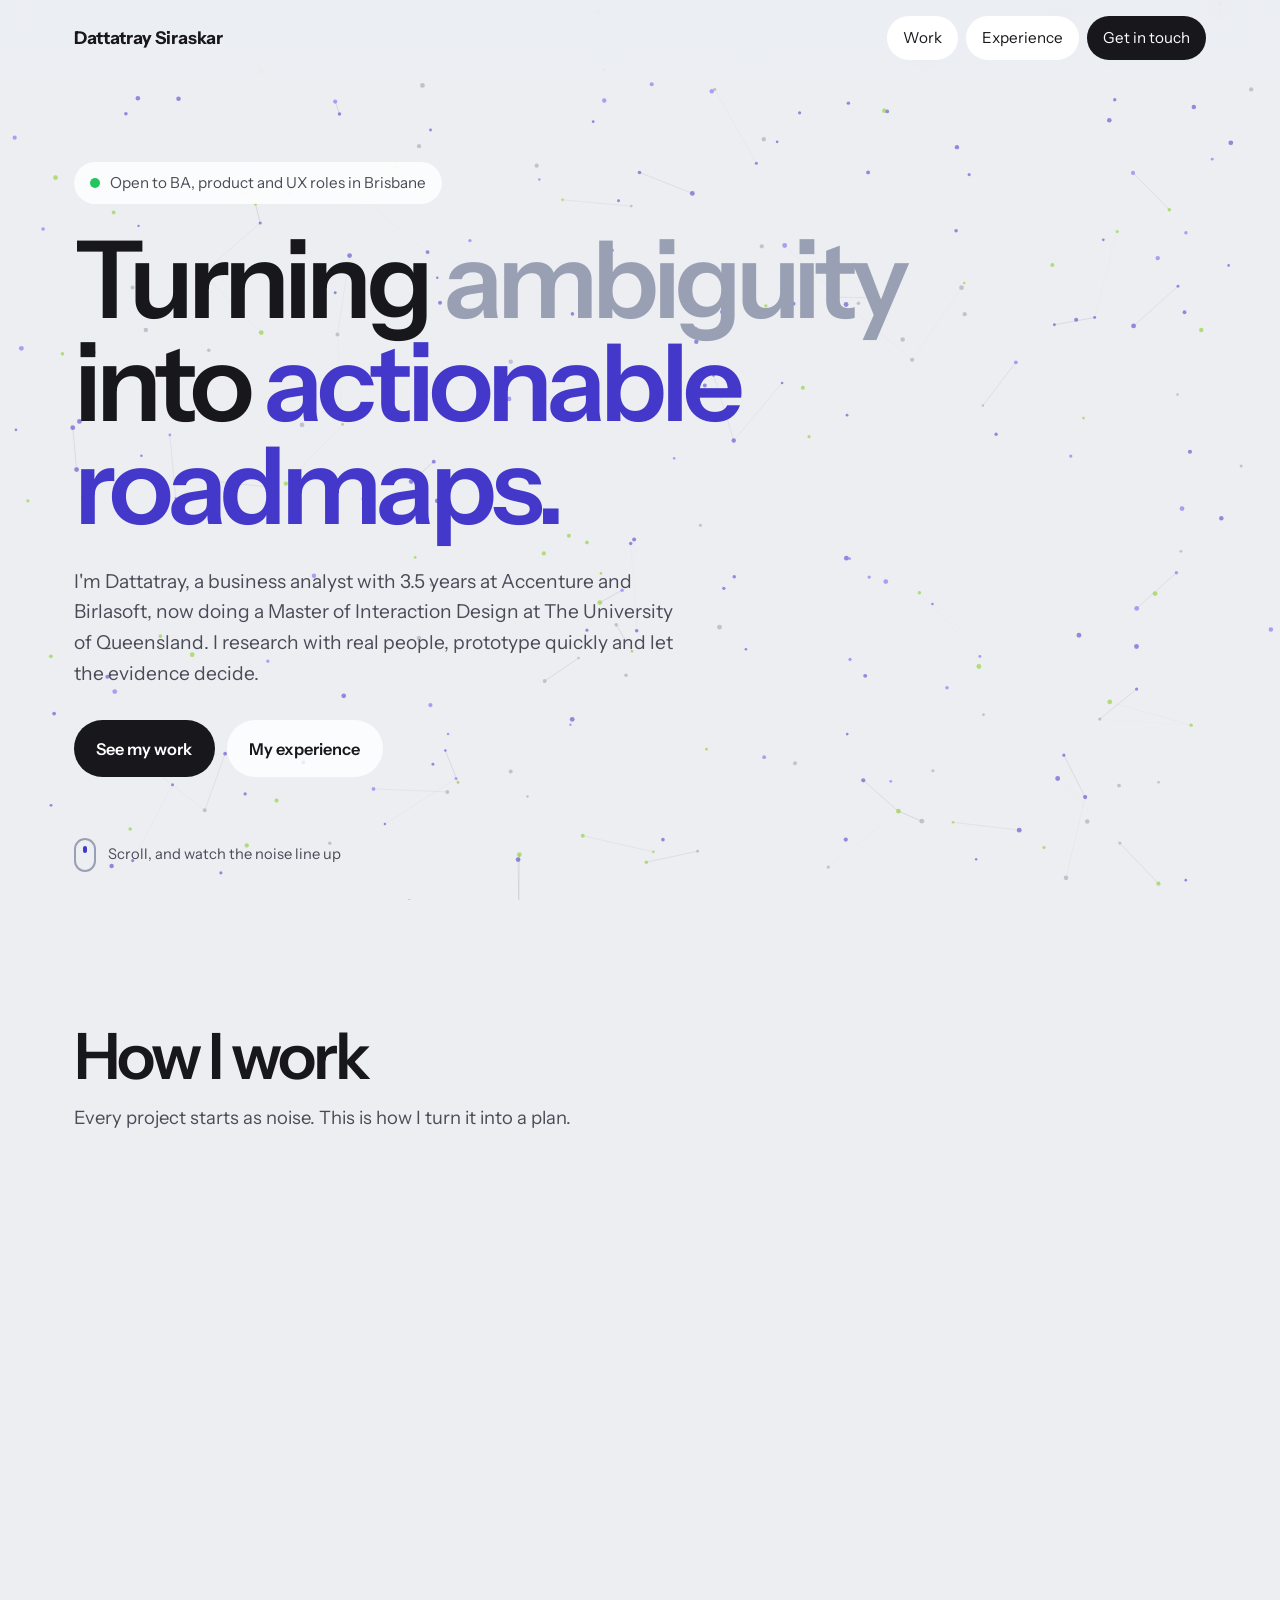
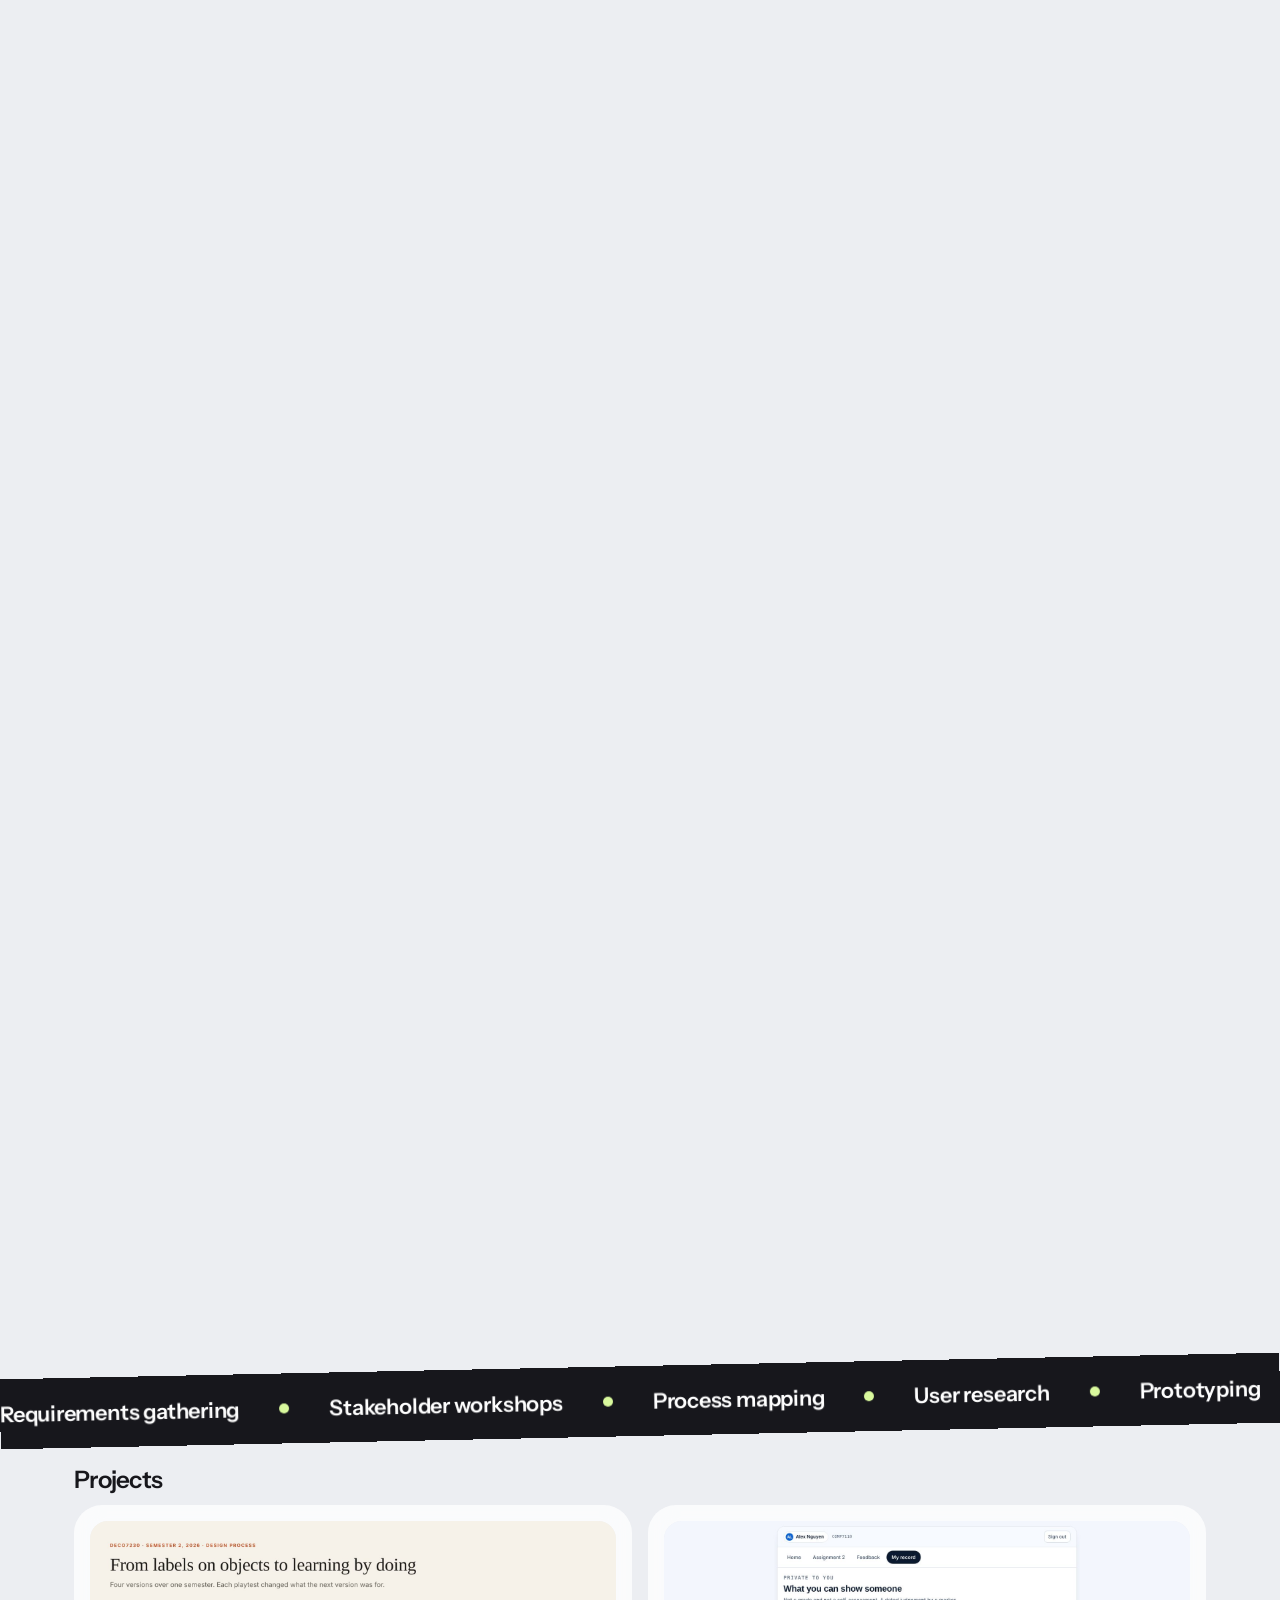
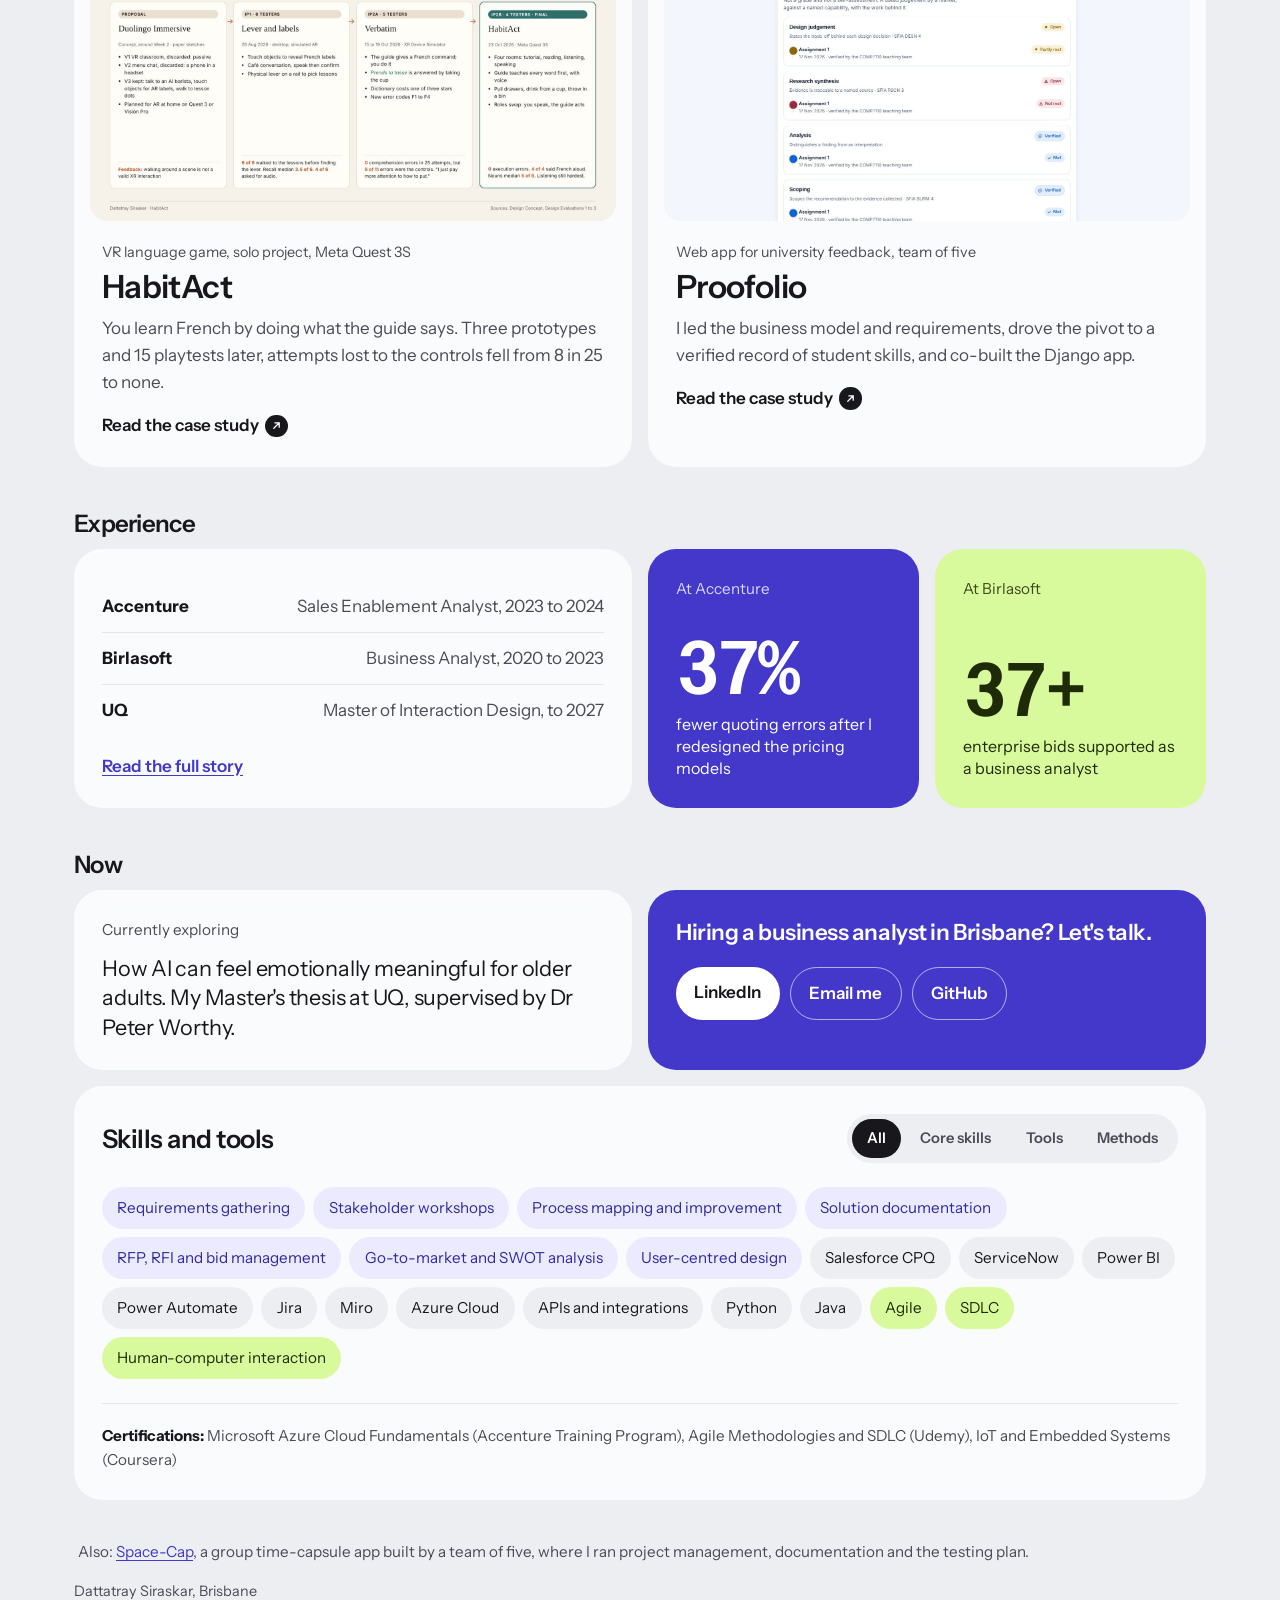
<file: index.html>
<!DOCTYPE html>

<html lang="en">
<head>
<meta charset="utf-8"/>
<meta content="width=device-width, initial-scale=1" name="viewport"/>
<meta content="#eceef2" name="theme-color"/>
<title>Dattatray Siraskar, business analyst and interaction designer</title>
<meta content="Portfolio of Dattatray Siraskar, a business analyst studying a Master of Interaction Design at The University of Queensland." name="description"/>
<meta content="website" property="og:type"/>
<meta content="Dattatray Siraskar, business analyst and interaction designer" property="og:title"/>
<meta content="Business analyst with 3.5 years at Accenture and Birlasoft, now doing a Master of Interaction Design at UQ. Case studies in research, requirements and prototyping." property="og:description"/>
<meta content="https://ds-021998.github.io/" property="og:url"/>
<meta content="https://ds-021998.github.io/img/og-home.jpg" property="og:image"/>
<meta content="summary_large_image" name="twitter:card"/>
<link href="style.css?v=18" rel="stylesheet"/>
</head>
<body>
<header class="site-head">
<div class="wrap">
<a class="name" href="index.html">Dattatray Siraskar</a>
<nav aria-label="Main">
<a href="#work">Work</a>
<a href="experience.html">Experience</a>
<a class="cta" href="#contact">Get in touch</a>
</nav>
</div>
</header>
<main class="wrap">
<section aria-label="Introduction" class="hero-zone">
<p class="status"><i aria-hidden="true"></i>Open to BA, product and UX roles in Brisbane</p>
<h1 aria-label="Turning ambiguity into actionable roadmaps." class="mega" data-decode="">Turning <span class="fuzzy">ambiguity</span> into <span class="ink">actionable roadmaps.</span></h1>
<p class="lede">I'm Dattatray, a business analyst with 3.5 years at Accenture and Birlasoft, now doing a Master of Interaction Design at The University of Queensland. I research with real people, prototype quickly and let the evidence decide.</p>
<div class="cta-row">
<a class="btn" href="#work">See my work</a>
<a class="btn ghost-btn" href="experience.html">My experience</a>
</div>
<p aria-hidden="true" class="scroll-hint"><span></span>Scroll, and watch the noise line up</p>
</section>
<section aria-labelledby="how-h" class="road-stage">
<div class="road-pin">
<h2 class="road-title" id="how-h">How I work</h2>
<p class="road-sub">Every project starts as noise. This is how I turn it into a plan.</p>
<ol class="milestones">
<li><b>01</b>Listen to the people involved</li>
<li><b>02</b>Map how things work today</li>
<li><b>03</b>Test ideas with real users</li>
<li><b>04</b>Decide on evidence</li>
<li><b>05</b>Deliver the roadmap</li>
</ol>
</div>
</section>
<div aria-label="Skills" class="marquee">
<div class="track">
<span>Requirements gathering</span><span>Stakeholder workshops</span><span>Process mapping</span><span>User research</span><span>Prototyping</span><span>Usability testing</span><span>Salesforce CPQ</span><span>Power BI</span><span>Jira</span><span>Miro</span>
<span aria-hidden="true">Requirements gathering</span><span aria-hidden="true">Stakeholder workshops</span><span aria-hidden="true">Process mapping</span><span aria-hidden="true">User research</span><span aria-hidden="true">Prototyping</span><span aria-hidden="true">Usability testing</span><span aria-hidden="true">Salesforce CPQ</span><span aria-hidden="true">Power BI</span><span aria-hidden="true">Jira</span><span aria-hidden="true">Miro</span>
</div>
</div>
<div class="bento">
<h2 class="band" id="work">Projects</h2>
<a class="tile span2 project" href="habitact.html">
<div class="shot"><img alt="HabitAct design process across four versions" height="900" src="img/01-concept-evolution.jpg" width="1600"/></div>
<div class="text">
<p class="kind">VR language game, solo project, Meta Quest 3S</p>
<h2>HabitAct</h2>
<p class="desc">You learn French by doing what the guide says. Three prototypes and 15 playtests later, attempts lost to the controls fell from 8 in 25 to none.</p>
<span class="go">Read the case study</span>
</div>
</a>
<a class="tile span2 project" href="proofolio.html">
<div class="shot"><img alt="Proofolio capability record screen" height="900" src="img/12-mvp-capability-record.jpg" width="1440"/></div>
<div class="text">
<p class="kind">Web app for university feedback, team of five</p>
<h2>Proofolio</h2>
<p class="desc">I led the business model and requirements, drove the pivot to a verified record of student skills, and co-built the Django app.</p>
<span class="go">Read the case study</span>
</div>
</a>
<h2 class="band" id="experience-h">Experience</h2>
<section class="tile span2">

<div class="rows">
<div><span><b>Accenture</b></span><span>Sales Enablement Analyst, 2023 to 2024</span></div>
<div><span><b>Birlasoft</b></span><span>Business Analyst, 2020 to 2023</span></div>
<div><span><b>UQ</b></span><span>Master of Interaction Design, to 2027</span></div>
</div>
<a class="more" href="experience.html">Read the full story</a>
</section>
<section class="tile indigo stat">
<p class="label">At Accenture</p>
<div><p class="big"><span data-count="40">40</span>%</p><p class="what">fewer quoting errors after I redesigned the pricing models</p></div>
</section>
<section class="tile lime stat">
<p class="label">At Birlasoft</p>
<div><p class="big"><span data-count="40">40</span>+</p><p class="what">enterprise bids supported as a business analyst</p></div>
</section>
<h2 class="band" id="now-h">Now</h2>
<section class="tile exploring span2">
<p class="label">Currently exploring</p>
<p class="big-text">How AI can feel emotionally meaningful for older adults. My Master's thesis at UQ, supervised by Dr Peter Worthy.</p>
</section>
<section class="tile span2 indigo contact" id="contact">
<h2>Hiring a business analyst in Brisbane? Let's talk.</h2>
<div class="pill-row">
<a class="pill" href="https://www.linkedin.com/in/dattatray-s-410359129">LinkedIn</a>
<a class="pill ghost" href="mailto:dattatray.siraskar02@gmail.com">Email me</a>
<a class="pill ghost" href="https://github.com/Ds-021998">GitHub</a>
</div>
</section>
<section aria-labelledby="skills-h" class="tile span4 skills" id="skills">
<div class="skills-head">
<h2 id="skills-h">Skills and tools</h2>
<div aria-label="Show skills by area" class="filters" role="group">
<button aria-pressed="true" data-f="all" type="button">All</button>
<button aria-pressed="false" data-f="ba" type="button">Core skills</button>
<button aria-pressed="false" data-f="tools" type="button">Tools</button>
<button aria-pressed="false" data-f="ux" type="button">Methods</button>
</div>
</div>
<ul class="chips">
<li data-g="ba">Requirements gathering</li>
<li data-g="ba">Stakeholder workshops</li>
<li data-g="ba">Process mapping and improvement</li>
<li data-g="ba">Solution documentation</li>
<li data-g="ba">RFP, RFI and bid management</li>
<li data-g="ba">Go-to-market and SWOT analysis</li>
<li data-g="ba">User-centred design</li>
<li data-g="tools">Salesforce CPQ</li>
<li data-g="tools">ServiceNow</li>
<li data-g="tools">Power BI</li>
<li data-g="tools">Power Automate</li>
<li data-g="tools">Jira</li>
<li data-g="tools">Miro</li>
<li data-g="tools">Azure Cloud</li>
<li data-g="tools">APIs and integrations</li>
<li data-g="tools">Python</li>
<li data-g="tools">Java</li>
<li data-g="ux">Agile</li>
<li data-g="ux">SDLC</li>
<li data-g="ux">Human-computer interaction</li>
</ul>
<p class="certs"><b>Certifications:</b> Microsoft Azure Cloud Fundamentals (Accenture Training Program), Agile Methodologies and SDLC (Udemy), IoT and Embedded Systems (Coursera)</p>
</section>
</div>
<p class="small-print">Also: <a href="https://github.com/batinion/DECO_3500">Space-Cap</a>, a group time-capsule app built by a team of five, where I ran project management, documentation and the testing plan.</p>
</main>
<footer class="site-foot">
<div class="wrap"><span>Dattatray Siraskar, Brisbane</span></div>
</footer>
<script src="script.js?v=18"></script>
<script src="fx.js?v=18"></script>
</body>
</html>
</file>
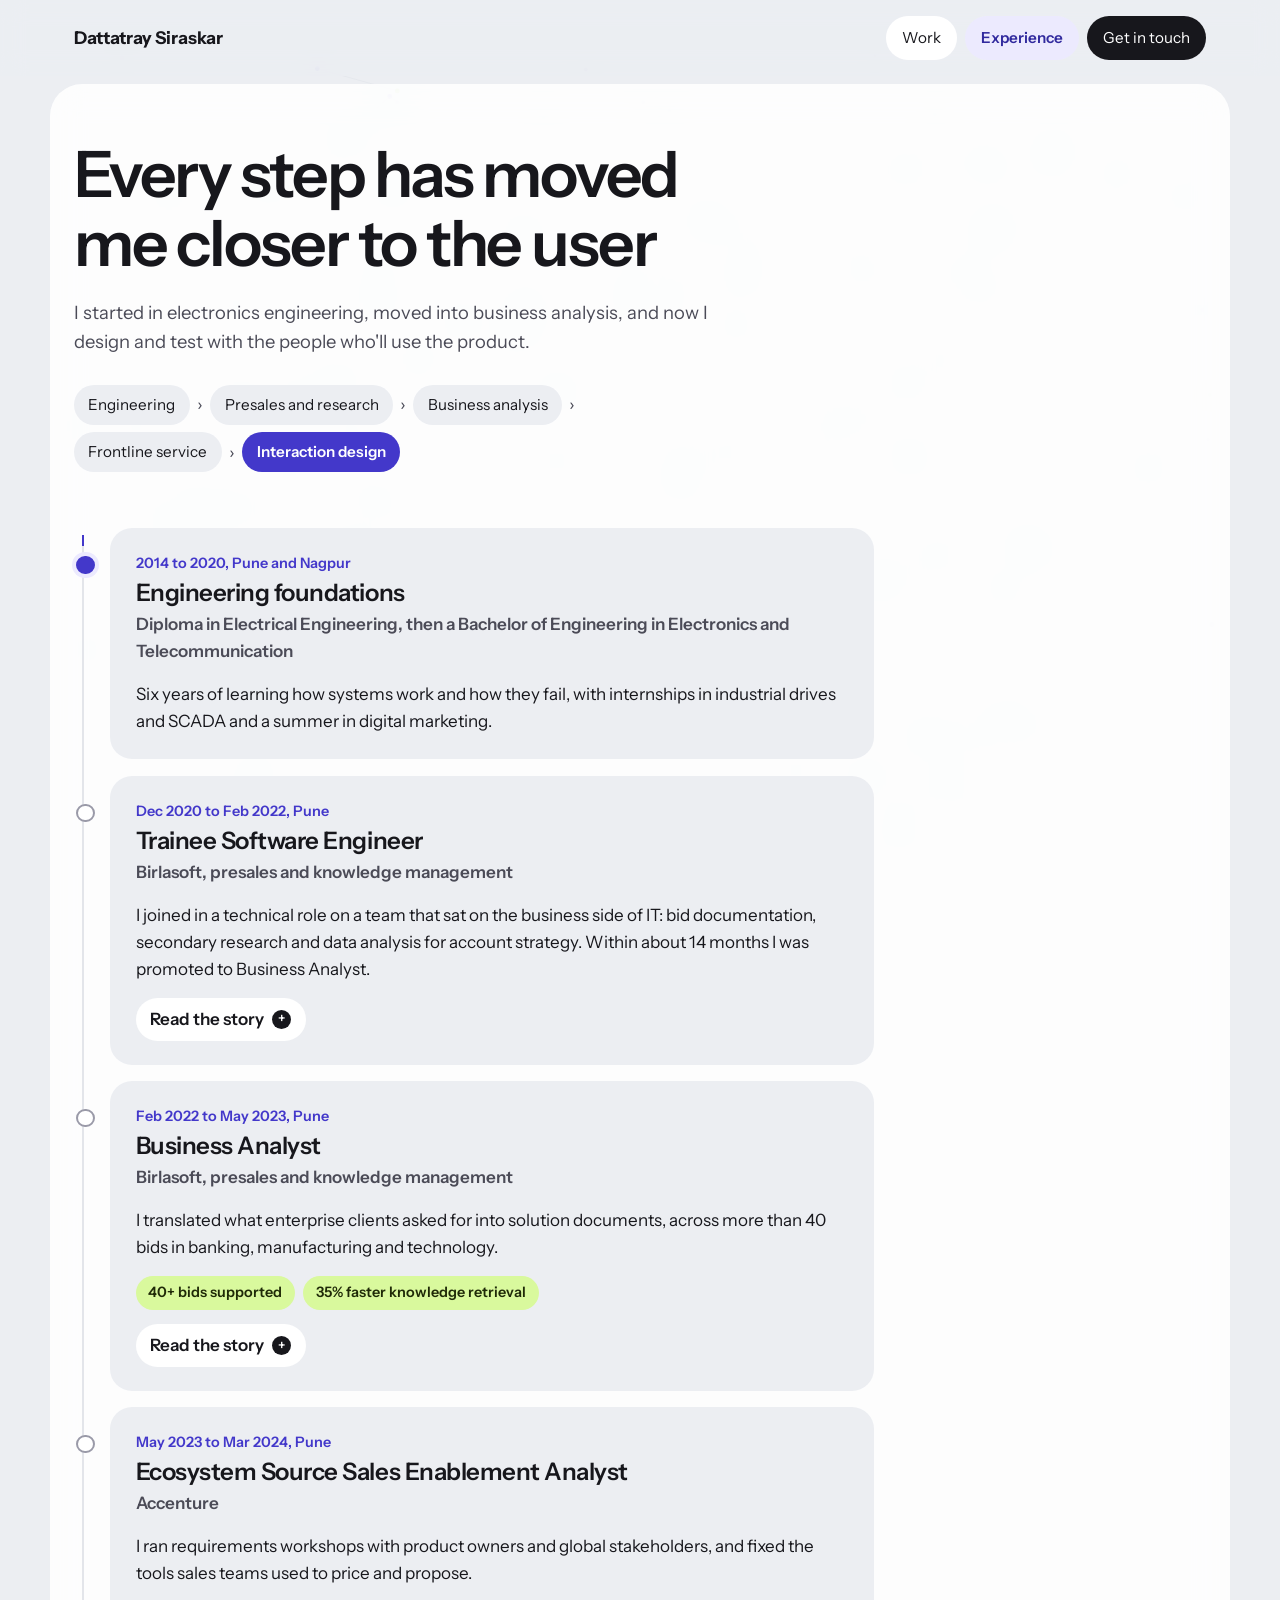
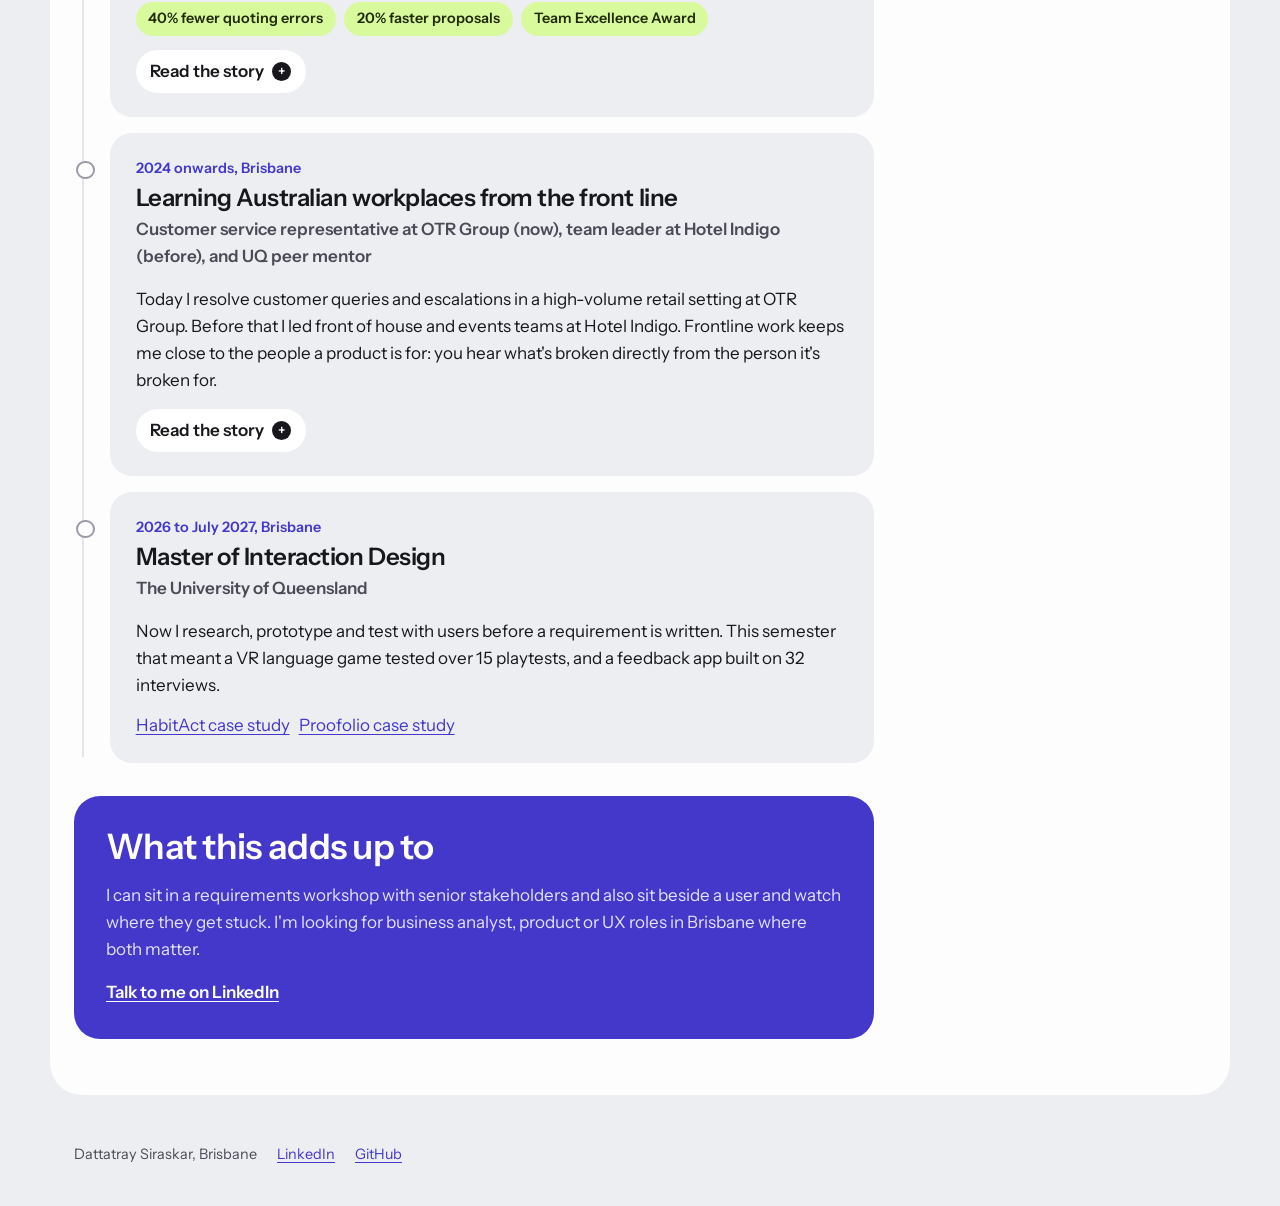
<file: experience.html>
<!DOCTYPE html>
<html lang="en">
<head>
<meta charset="utf-8">
<meta name="viewport" content="width=device-width, initial-scale=1">
<title>Experience, Dattatray Siraskar</title>
<meta name="description" content="From engineering to business analysis at Birlasoft and Accenture, to interaction design at UQ.">
<meta property="og:type" content="website">
<meta property="og:title" content="Experience, Dattatray Siraskar">
<meta property="og:description" content="From engineering to business analysis at Birlasoft and Accenture, to interaction design at UQ.">
<meta property="og:url" content="https://ds-021998.github.io/experience.html">
<meta property="og:image" content="https://ds-021998.github.io/img/og-home.jpg">
<meta name="twitter:card" content="summary_large_image">
<link rel="stylesheet" href="style.css?v=18">
</head>
<body>
<header class="site-head">
  <div class="wrap">
    <a class="name" href="index.html">Dattatray Siraskar</a>
    <nav aria-label="Main">
      <a href="index.html#work">Work</a>
      <a href="experience.html" aria-current="page">Experience</a>
      <a class="cta" href="index.html#contact">Get in touch</a>
    </nav>
  </div>
</header>

<main class="wrap sheet">
  <section class="story-intro prose">
    <h1>Every step has moved me closer to the user</h1>
    <p class="lede">I started in electronics engineering, moved into business analysis, and now I design and test with the people who'll use the product.</p>
    <div class="through" aria-label="Career path">
      <span>Engineering</span><i aria-hidden="true">›</i>
      <span>Presales and research</span><i aria-hidden="true">›</i>
      <span>Business analysis</span><i aria-hidden="true">›</i>
      <span>Frontline service</span><i aria-hidden="true">›</i>
      <span class="now">Interaction design</span>
    </div>
  </section>

  <ol class="timeline">
    <span class="fill" aria-hidden="true"></span>

    <li class="chapter">
      <p class="when">2014 to 2020, Pune and Nagpur</p>
      <h3>Engineering foundations</h3>
      <p class="where">Diploma in Electrical Engineering, then a Bachelor of Engineering in Electronics and Telecommunication</p>
      <p class="gist">Six years of learning how systems work and how they fail, with internships in industrial drives and SCADA and a summer in digital marketing.</p>
    </li>

    <li class="chapter">
      <p class="when">Dec 2020 to Feb 2022, Pune</p>
      <h3>Trainee Software Engineer</h3>
      <p class="where">Birlasoft, presales and knowledge management</p>
      <p class="gist">I joined in a technical role on a team that sat on the business side of IT: bid documentation, secondary research and data analysis for account strategy. Within about 14 months I was promoted to Business Analyst.</p>
      <button class="toggle" aria-expanded="false" aria-controls="d-trainee">Read the story </button>
      <div class="detail" id="d-trainee" inert><div>
        <div class="star">
          <p><b>The situation.</b> An engineering graduate on a presales team supporting enterprise bids across banking and manufacturing.</p>
          <p><b>What I did.</b> Supported proposal development and bid documentation, ran secondary research and data analysis for account strategy, and took on more of the client-facing analysis over time.</p>
          <p><b>The result.</b> Promoted to Business Analyst in February 2022.</p>
        </div>
      </div></div>
    </li>

    <li class="chapter">
      <p class="when">Feb 2022 to May 2023, Pune</p>
      <h3>Business Analyst</h3>
      <p class="where">Birlasoft, presales and knowledge management</p>
      <p class="gist">I translated what enterprise clients asked for into solution documents, across more than 40 bids in banking, manufacturing and technology.</p>
      <ul class="metrics"><li>40+ bids supported</li><li>35% faster knowledge retrieval</li></ul>
      <button class="toggle" aria-expanded="false" aria-controls="d-ba">Read the story </button>
      <div class="detail" id="d-ba" inert><div>
        <div class="star">
          <p><b>The problem.</b> The team ran 40-plus enterprise bids, and finding existing content to reuse was slow.</p>
          <p><b>What I did.</b> Restructured how presales content was categorised and how documents moved through the team, so people could find and reuse what already existed. I also built go-to-market positioning and SWOT analysis for new solution areas, and mentored new analysts in proposal writing, research and CRM use.</p>
          <p><b>The result.</b> Knowledge retrieval time fell by about 35 percent.</p>
        </div>
        <p class="tags">Requirements gathering, solution documentation, information architecture, mentoring</p>
      </div></div>
    </li>

    <li class="chapter">
      <p class="when">May 2023 to Mar 2024, Pune</p>
      <h3>Ecosystem Source Sales Enablement Analyst</h3>
      <p class="where">Accenture</p>
      <p class="gist">I ran requirements workshops with product owners and global stakeholders, and fixed the tools sales teams used to price and propose.</p>
      <ul class="metrics"><li>40% fewer quoting errors</li><li>20% faster proposals</li><li>Team Excellence Award</li></ul>
      <button class="toggle" aria-expanded="false" aria-controls="d-acn">Read the story </button>
      <div class="detail" id="d-acn" inert><div>
        <div class="star">
          <p><b>The problem.</b> Quotes in Salesforce CPQ were going out with errors, which meant rework and delays for the sales teams, all inside strict deal desk rules.</p>
          <p><b>What I did.</b> Designed and configured Salesforce CPQ pricing models so quotes came out right the first time without breaking deal desk policy. On the proposal side, I standardised templates and introduced automated review checklists, and coordinated bid assembly, reviews and approvals for high-value deals.</p>
          <p><b>The result.</b> Quoting errors and rework fell by around 40 percent and proposal cycle time by around 20 percent. The team received a Team Excellence Award for its part in strategic client wins.</p>
        </div>
        <p class="tags">Stakeholder workshops, Salesforce CPQ, process improvement, bid management</p>
      </div></div>
    </li>

    <li class="chapter">
      <p class="when">2024 onwards, Brisbane</p>
      <h3>Learning Australian workplaces from the front line</h3>
      <p class="where">Customer service representative at OTR Group (now), team leader at Hotel Indigo (before), and UQ peer mentor</p>
      <p class="gist">Today I resolve customer queries and escalations in a high-volume retail setting at OTR Group. Before that I led front of house and events teams at Hotel Indigo. Frontline work keeps me close to the people a product is for: you hear what's broken directly from the person it's broken for.</p>
      <button class="toggle" aria-expanded="false" aria-controls="d-bne">Read the story </button>
      <div class="detail" id="d-bne" inert><div>
        <div class="star">
          <p><b>At OTR Group</b> (customer service representative, Mar 2026 to now) I handle queries, complaints and escalations on my own, resolving issues at the first point of contact.</p>
          <p><b>At Hotel Indigo</b> (team leader and supervisor, Sep 2025 to Jan 2026) I coordinated corporate and social functions, managed staff rosters and guest relations, and kept event logistics on schedule across concurrent bookings.</p>
          <p><b>At UQ</b> I volunteer with the EAIT faculty, mentoring international students on workload and on balancing work with a full course load.</p>
        </div>
        <p class="tags">Stakeholder management, conflict resolution, team leadership, rostering</p>
      </div></div>
    </li>

    <li class="chapter">
      <p class="when">2026 to July 2027, Brisbane</p>
      <h3>Master of Interaction Design</h3>
      <p class="where">The University of Queensland</p>
      <p class="gist">Now I research, prototype and test with users before a requirement is written. This semester that meant a VR language game tested over 15 playtests, and a feedback app built on 32 interviews.</p>
      <p style="margin-top:0.8rem"><a href="habitact.html">HabitAct case study</a> &nbsp; <a href="proofolio.html">Proofolio case study</a></p>
    </li>
  </ol>

  <section class="pitch">
    <h2>What this adds up to</h2>
    <p>I can sit in a requirements workshop with senior stakeholders and also sit beside a user and watch where they get stuck. I'm looking for business analyst, product or UX roles in Brisbane where both matter.</p>
    <p><a href="https://www.linkedin.com/in/dattatray-s-410359129">Talk to me on LinkedIn</a></p>
  </section>
</main>

<footer class="site-foot">
  <div class="wrap"><span>Dattatray Siraskar, Brisbane</span><a href="https://www.linkedin.com/in/dattatray-s-410359129">LinkedIn</a><a href="https://github.com/Ds-021998">GitHub</a></div>
</footer>
<script src="script.js?v=18"></script>
<script src="fx.js?v=18"></script>
</body>
</html>
</file>
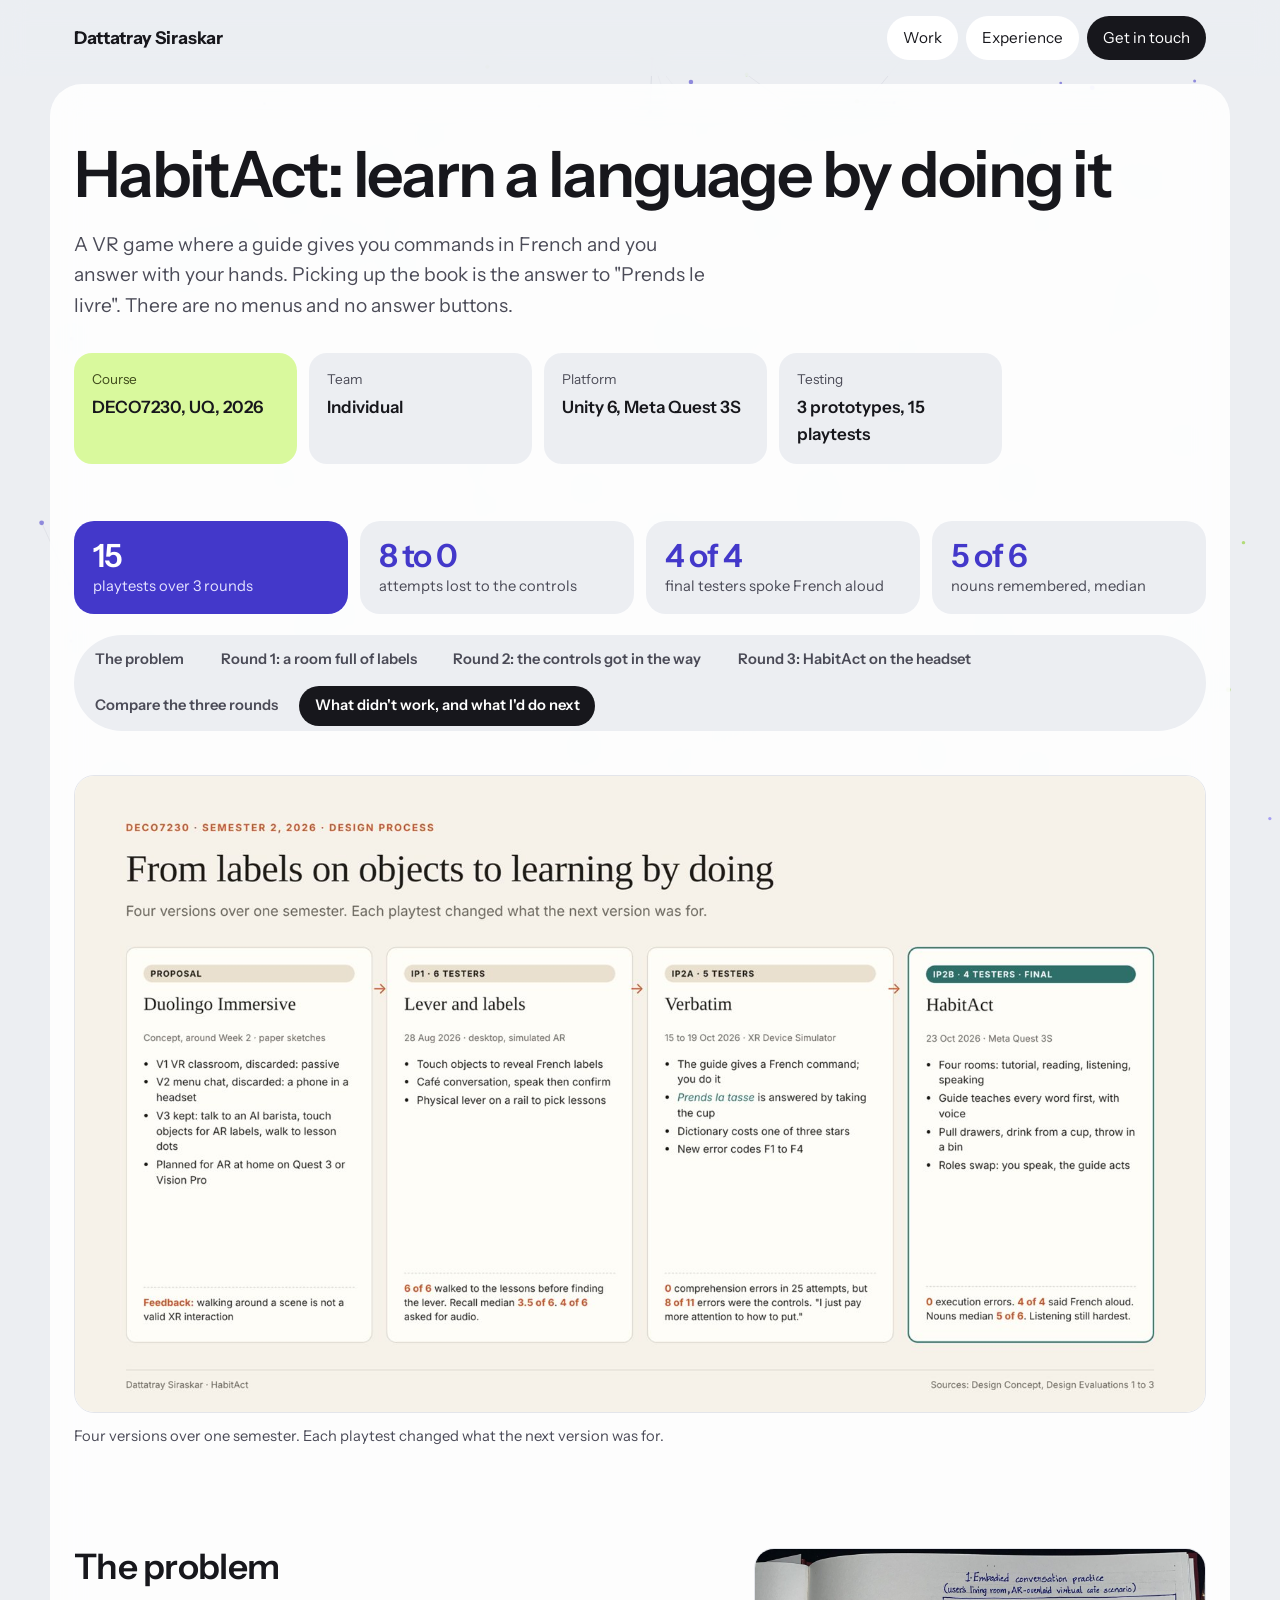
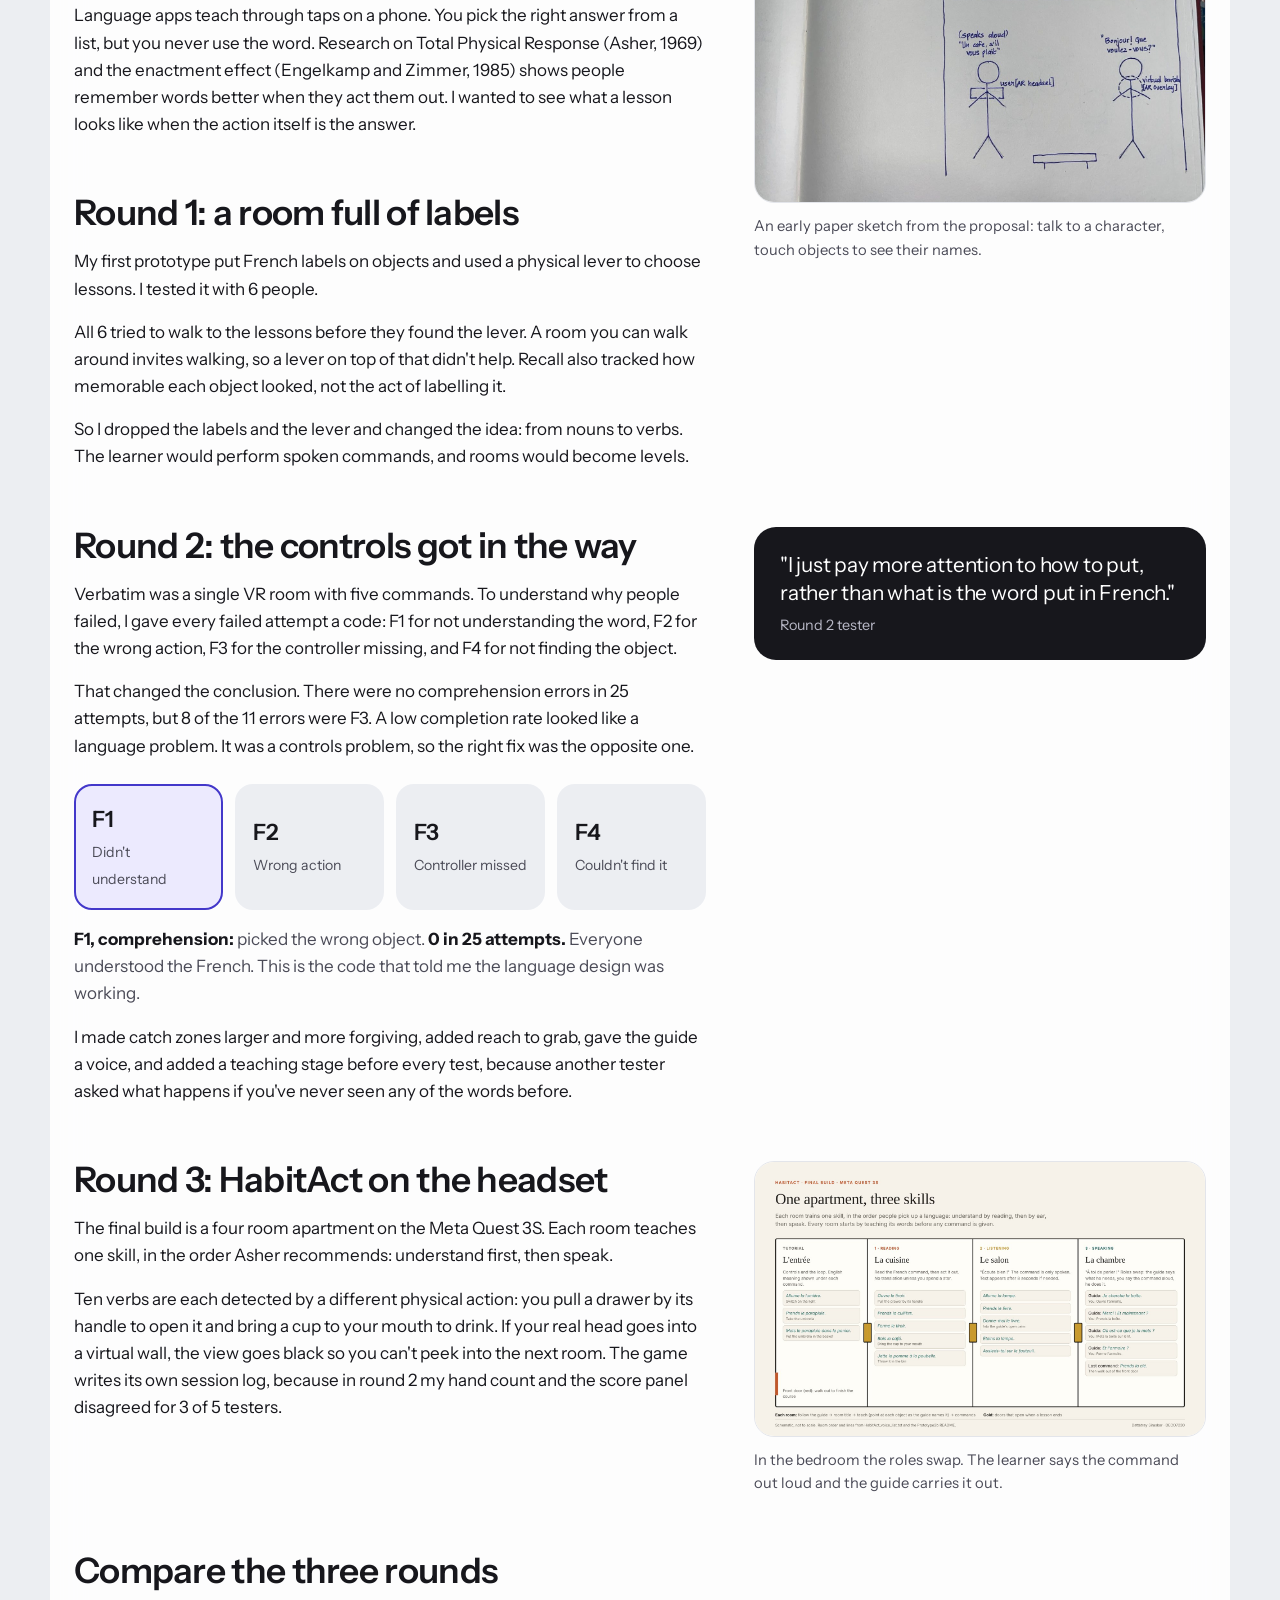
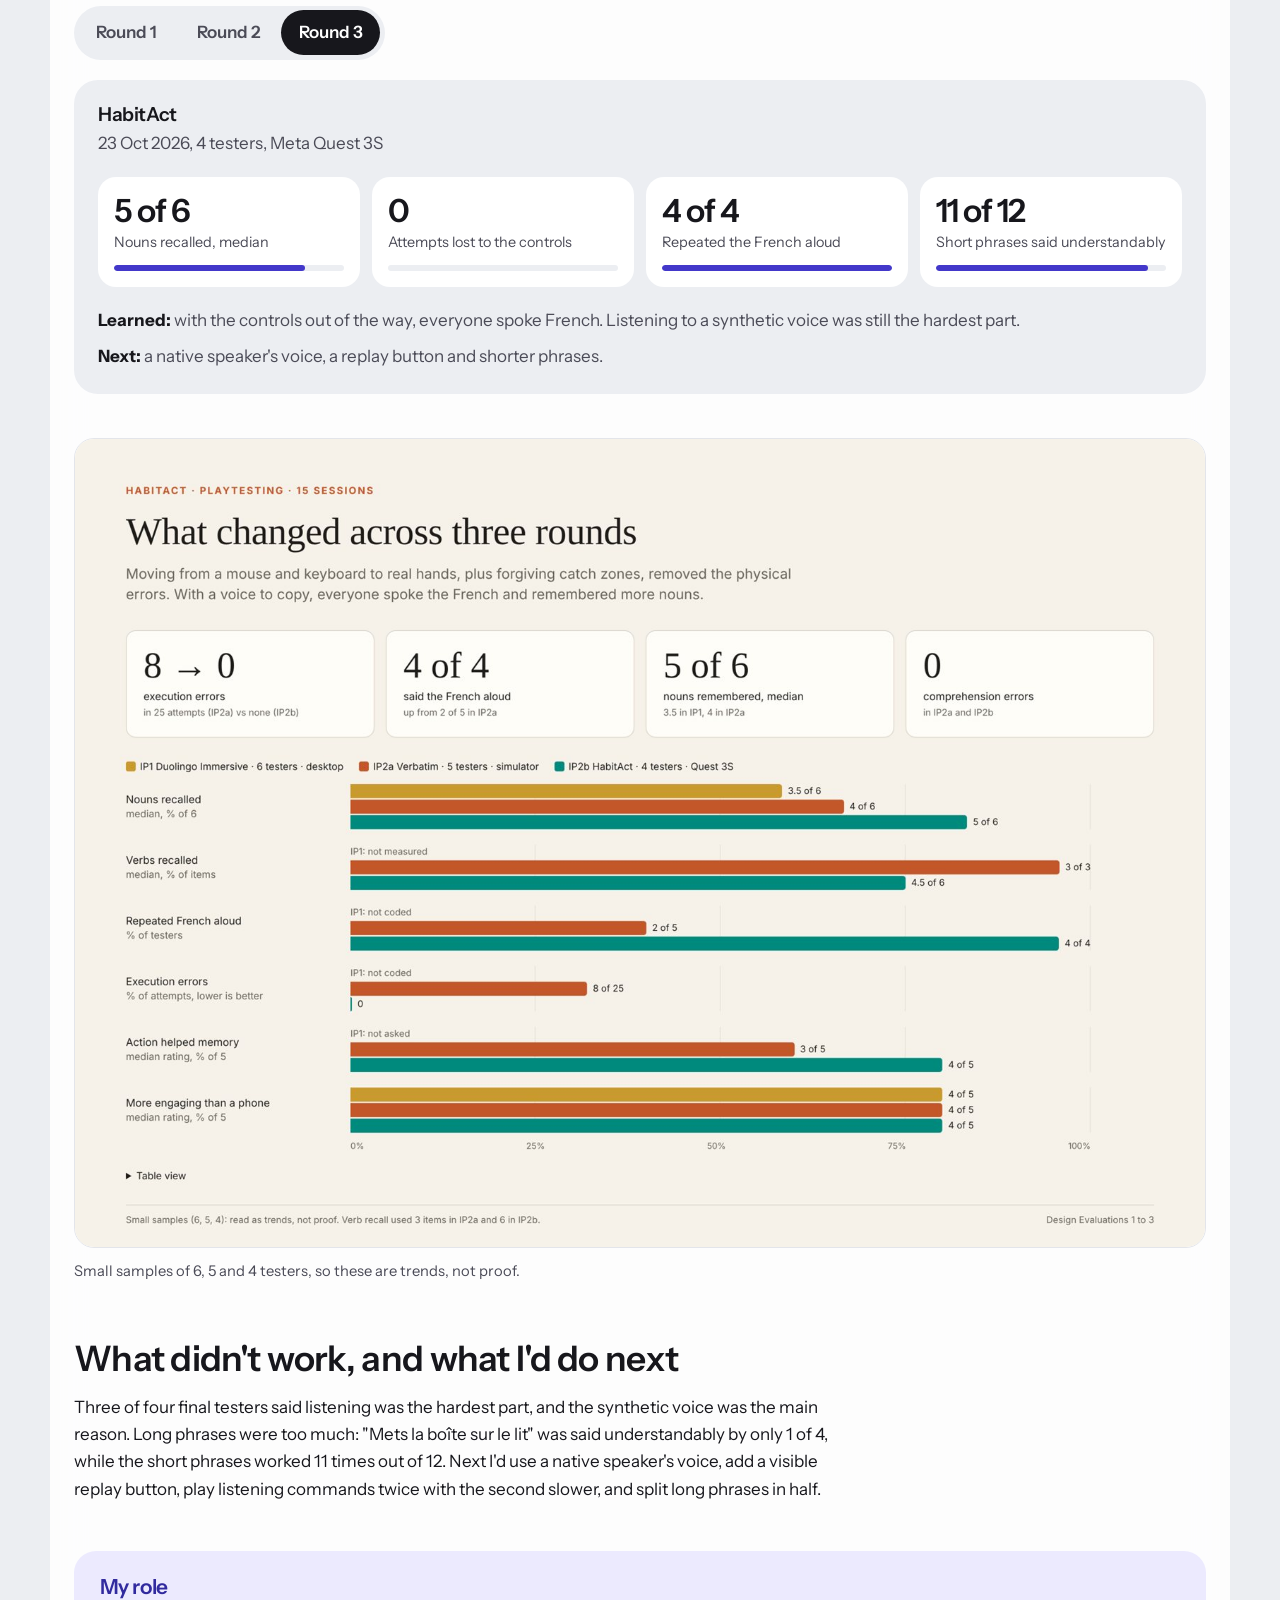
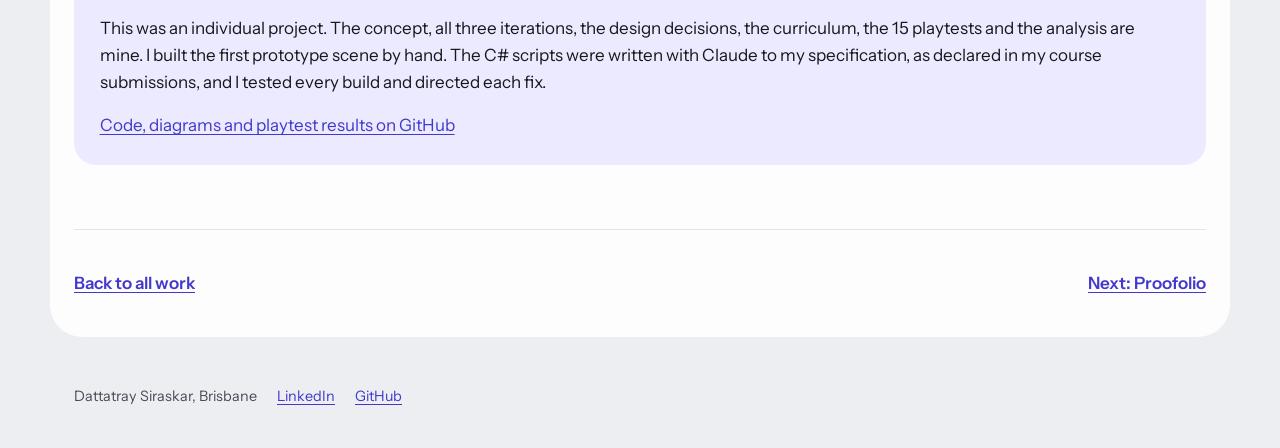
<file: habitact.html>
<!DOCTYPE html>

<html lang="en">
<head>
<meta charset="utf-8"/>
<meta content="width=device-width, initial-scale=1" name="viewport"/>
<title>HabitAct case study, Dattatray Siraskar</title>
<meta content="HabitAct: a VR language game for Meta Quest where you learn French by acting out everyday tasks." name="description"/>
<meta property="og:type" content="website">
<meta property="og:title" content="HabitAct: learn a language by doing it">
<meta property="og:description" content="A VR game where you learn French by acting out what a guide says. Three prototypes and 15 playtests.">
<meta property="og:url" content="https://ds-021998.github.io/habitact.html">
<meta property="og:image" content="https://ds-021998.github.io/img/01-concept-evolution.jpg">
<meta name="twitter:card" content="summary_large_image">
<link href="style.css?v=18" rel="stylesheet"/>
</head>
<body>
<header class="site-head">
<div class="wrap">
<a class="name" href="index.html">Dattatray Siraskar</a>
<nav aria-label="Main">
<a href="index.html#work">Work</a>
<a href="experience.html">Experience</a>
<a class="cta" href="index.html#contact">Get in touch</a>
</nav>
</div>
</header>
<main class="wrap sheet">
<section class="case-head">
<h1>HabitAct: learn a language by doing it</h1>
<p class="summary">A VR game where a guide gives you commands in French and you answer with your hands. Picking up the book is the answer to "Prends le livre". There are no menus and no answer buttons.</p>
<dl class="meta">
<div><dt>Course</dt><dd>DECO7230, UQ, 2026</dd></div>
<div><dt>Team</dt><dd>Individual</dd></div>
<div><dt>Platform</dt><dd>Unity 6, Meta Quest 3S</dd></div>
<div><dt>Testing</dt><dd>3 prototypes, 15 playtests</dd></div>
</dl>
</section>
<div class="case-flow"><div class="glance-strip"><div class="glance-tile"><b>15</b><span>playtests over 3 rounds</span></div><div class="glance-tile"><b>8 to 0</b><span>attempts lost to the controls</span></div><div class="glance-tile"><b>4 of 4</b><span>final testers spoke French aloud</span></div><div class="glance-tile"><b>5 of 6</b><span>nouns remembered, median</span></div></div><nav aria-label="On this page" class="toc-row"><a href="#the-problem">The problem</a><a href="#round-1-a-room-full-of-labels">Round 1: a room full of labels</a><a href="#round-2-the-controls-got-in-the-way">Round 2: the controls got in the way</a><a href="#round-3-habitact-on-the-headset">Round 3: HabitAct on the headset</a><a href="#cmp">Compare the three rounds</a><a href="#what-didn-t-work-and-what-i-d-do-next">What didn't work, and what I'd do next</a></nav><div class="full"><figure class="wide">
<img alt="Four stages of the concept, from Duolingo Immersive to Lever and labels, Verbatim and HabitAct, with the key result of each playtest." height="900" src="img/01-concept-evolution.jpg" width="1600"/>
<figcaption>Four versions over one semester. Each playtest changed what the next version was for.</figcaption>
</figure></div><div class="split"><div class="split-text"><div class="prose"><h2 id="the-problem">The problem</h2>
<p>Language apps teach through taps on a phone. You pick the right answer from a list, but you never use the word. Research on Total Physical Response (Asher, 1969) and the enactment effect (Engelkamp and Zimmer, 1985) shows people remember words better when they act them out. I wanted to see what a lesson looks like when the action itself is the answer.</p>
</div><div class="prose"><h2 id="round-1-a-room-full-of-labels">Round 1: a room full of labels</h2>
<p>My first prototype put French labels on objects and used a physical lever to choose lessons. I tested it with 6 people.</p>
<p>All 6 tried to walk to the lessons before they found the lever. A room you can walk around invites walking, so a lever on top of that didn't help. Recall also tracked how memorable each object looked, not the act of labelling it.</p>
<p>So I dropped the labels and the lever and changed the idea: from nouns to verbs. The learner would perform spoken commands, and rooms would become levels.</p>
</div><div class="prose">
</div></div><div class="split-visual"><figure><img alt="Early paper sketch of the conversation concept" height="1050" src="img/concept_sketch_1_conversation.jpg" width="1400"/><figcaption>An early paper sketch from the proposal: talk to a character, touch objects to see their names.</figcaption></figure></div></div><div class="split"><div class="split-text"><div class="prose"><h2 id="round-2-the-controls-got-in-the-way">Round 2: the controls got in the way</h2>
<p>Verbatim was a single VR room with five commands. To understand why people failed, I gave every failed attempt a code: F1 for not understanding the word, F2 for the wrong action, F3 for the controller missing, and F4 for not finding the object.</p>
<p>That changed the conclusion. There were no comprehension errors in 25 attempts, but 8 of the 11 errors were F3. A low completion rate looked like a language problem. It was a controls problem, so the right fix was the opposite one.</p>
</div><div aria-label="Error codes" class="codes" data-explain="code-out" role="group">
<button aria-pressed="false" type="button"><b>F1</b><span>Didn't understand</span><template><p><b>F1, comprehension:</b> picked the wrong object. <strong>0 in 25 attempts.</strong> Everyone understood the French. This is the code that told me the language design was working.</p></template></button>
<button aria-pressed="false" type="button"><b>F2</b><span>Wrong action</span><template><p><b>F2, verb:</b> right object, wrong action, like grabbing the lamp instead of pressing it. The lamp command was a deliberate test of whether people read the verb. Part of the remaining 3 errors.</p></template></button>
<button aria-pressed="false" type="button"><b>F3</b><span>Controller missed</span><template><p><b>F3, execution:</b> the right intent, but the grab or placement missed. <strong>8 of the 11 errors</strong>, mostly placing the apple on the tray. This is where the real problem was.</p></template></button>
<button aria-pressed="false" type="button"><b>F4</b><span>Couldn't find it</span><template><p><b>F4, search:</b> knew the word but couldn't find the object in the room. Part of the remaining 3 errors.</p></template></button>
</div><div aria-live="polite" class="code-out prose" id="code-out"></div><div class="prose">
<p>I made catch zones larger and more forgiving, added reach to grab, gave the guide a voice, and added a teaching stage before every test, because another tester asked what happens if you've never seen any of the words before.</p>
</div></div><div class="split-visual"><div class="note">
<p>"I just pay more attention to how to put, rather than what is the word put in French."</p>
<p class="who">Round 2 tester</p>
</div></div></div><div class="split"><div class="split-text"><div class="prose"><h2 id="round-3-habitact-on-the-headset">Round 3: HabitAct on the headset</h2>
<p>The final build is a four room apartment on the Meta Quest 3S. Each room teaches one skill, in the order Asher recommends: understand first, then speak.</p>
</div><div class="prose">
<p>Ten verbs are each detected by a different physical action: you pull a drawer by its handle to open it and bring a cup to your mouth to drink. If your real head goes into a virtual wall, the view goes black so you can't peek into the next room. The game writes its own session log, because in round 2 my hand count and the score panel disagreed for 3 of 5 testers.</p>
</div></div><div class="split-visual"><figure>
<img alt="Map of the four rooms: hallway tutorial, kitchen for reading, living room for listening and bedroom for speaking." height="973" src="img/02-course-map.jpg" width="1600"/>
<figcaption>In the bedroom the roles swap. The learner says the command out loud and the guide carries it out.</figcaption>
</figure></div></div><div class="full"><section aria-labelledby="cmp" class="rounds-ui">
<h2 id="cmp">Compare the three rounds</h2>
<div aria-label="Playtest rounds" class="tablist" role="tablist">
<button aria-controls="p1" aria-selected="false" id="t1" role="tab">Round 1</button>
<button aria-controls="p2" aria-selected="false" id="t2" role="tab">Round 2</button>
<button aria-controls="p3" aria-selected="true" id="t3" role="tab">Round 3</button>
</div>
<div aria-labelledby="t1" class="panel" hidden="" id="p1" role="tabpanel">
<h3>Duolingo Immersive</h3><p class="sub">28 Aug 2026, 6 testers, desktop with simulated AR</p>
<div class="stats"><div class="stat"><div class="num">3.5 of 6</div><div class="lbl">Nouns recalled, median</div><div class="meter"><i data-w="58"></i></div></div><div class="stat"><div class="num">5 of 6</div><div class="lbl">Spoke aloud in the café task</div><div class="meter"><i data-w="83"></i></div></div><div class="stat"><div class="num">6 of 6</div><div class="lbl">Tried to walk to the lessons first</div><div class="meter"><i data-w="100"></i></div></div><div class="stat"><div class="num">4 of 6</div><div class="lbl">Found the lever unaided</div><div class="meter"><i data-w="67"></i></div></div></div>
<div class="lesson"><p><b>Learned:</b> a room you can walk around invites walking, so the lever didn't work.</p><p><b>Changed:</b> dropped labels and the lever. Learners would act out spoken commands instead.</p></div>
</div>
<div aria-labelledby="t2" class="panel" hidden="" id="p2" role="tabpanel">
<h3>Verbatim</h3><p class="sub">15 to 19 Oct 2026, 5 testers, XR Device Simulator</p>
<div class="stats"><div class="stat"><div class="num">4 of 6</div><div class="lbl">Nouns recalled, median</div><div class="meter"><i data-w="67"></i></div></div><div class="stat"><div class="num">0</div><div class="lbl">Comprehension errors in 25 attempts</div><div class="meter"><i data-w="0"></i></div></div><div class="stat"><div class="num">8 of 25</div><div class="lbl">Attempts lost to the controls</div><div class="meter"><i data-w="32"></i></div></div><div class="stat"><div class="num">2 of 5</div><div class="lbl">Repeated the French aloud</div><div class="meter"><i data-w="40"></i></div></div></div>
<div class="lesson"><p><b>Learned:</b> the language worked. The controls didn't.</p><p><b>Changed:</b> forgiving catch zones, reach to grab, a talking guide and a teaching stage.</p></div>
</div>
<div aria-labelledby="t3" class="panel" id="p3" role="tabpanel">
<h3>HabitAct</h3><p class="sub">23 Oct 2026, 4 testers, Meta Quest 3S</p>
<div class="stats"><div class="stat"><div class="num">5 of 6</div><div class="lbl">Nouns recalled, median</div><div class="meter"><i data-w="83"></i></div></div><div class="stat"><div class="num">0</div><div class="lbl">Attempts lost to the controls</div><div class="meter"><i data-w="0"></i></div></div><div class="stat"><div class="num">4 of 4</div><div class="lbl">Repeated the French aloud</div><div class="meter"><i data-w="100"></i></div></div><div class="stat"><div class="num">11 of 12</div><div class="lbl">Short phrases said understandably</div><div class="meter"><i data-w="92"></i></div></div></div>
<div class="lesson"><p><b>Learned:</b> with the controls out of the way, everyone spoke French. Listening to a synthetic voice was still the hardest part.</p><p><b>Next:</b> a native speaker's voice, a replay button and shorter phrases.</p></div>
</div>
</section></div><div class="full"><figure class="wide">
<img alt="Chart comparing the three rounds. Execution errors fell from 8 of 25 to 0, nouns recalled rose to a median of 5 of 6, and 4 of 4 testers repeated French aloud." height="1145" src="img/05-results-across-rounds.jpg" width="1600"/>
<figcaption>Small samples of 6, 5 and 4 testers, so these are trends, not proof.</figcaption>
</figure></div><div class="full"><div class="prose">
<h2 id="what-didn-t-work-and-what-i-d-do-next">What didn't work, and what I'd do next</h2>
<p>Three of four final testers said listening was the hardest part, and the synthetic voice was the main reason. Long phrases were too much: "Mets la boîte sur le lit" was said understandably by only 1 of 4, while the short phrases worked 11 times out of 12. Next I'd use a native speaker's voice, add a visible replay button, play listening commands twice with the second slower, and split long phrases in half.</p>
</div></div><div class="full"><div class="role">
<h2 id="my-role">My role</h2>
<p>This was an individual project. The concept, all three iterations, the design decisions, the curriculum, the 15 playtests and the analysis are mine. I built the first prototype scene by hand. The C# scripts were written with Claude to my specification, as declared in my course submissions, and I tested every build and directed each fix.</p>
<p><a href="https://github.com/Ds-021998/habitact">Code, diagrams and playtest results on GitHub</a></p>
</div></div></div>
<nav aria-label="More work" class="next">
<a href="index.html">Back to all work</a>
<a href="proofolio.html">Next: Proofolio</a>
</nav>
</main>
<footer class="site-foot">
<div class="wrap"><span>Dattatray Siraskar, Brisbane</span><a href="https://www.linkedin.com/in/dattatray-s-410359129">LinkedIn</a><a href="https://github.com/Ds-021998">GitHub</a></div>
</footer>
<script src="script.js?v=18"></script>
<script src="fx.js?v=18"></script>
</body>
</html>
</file>
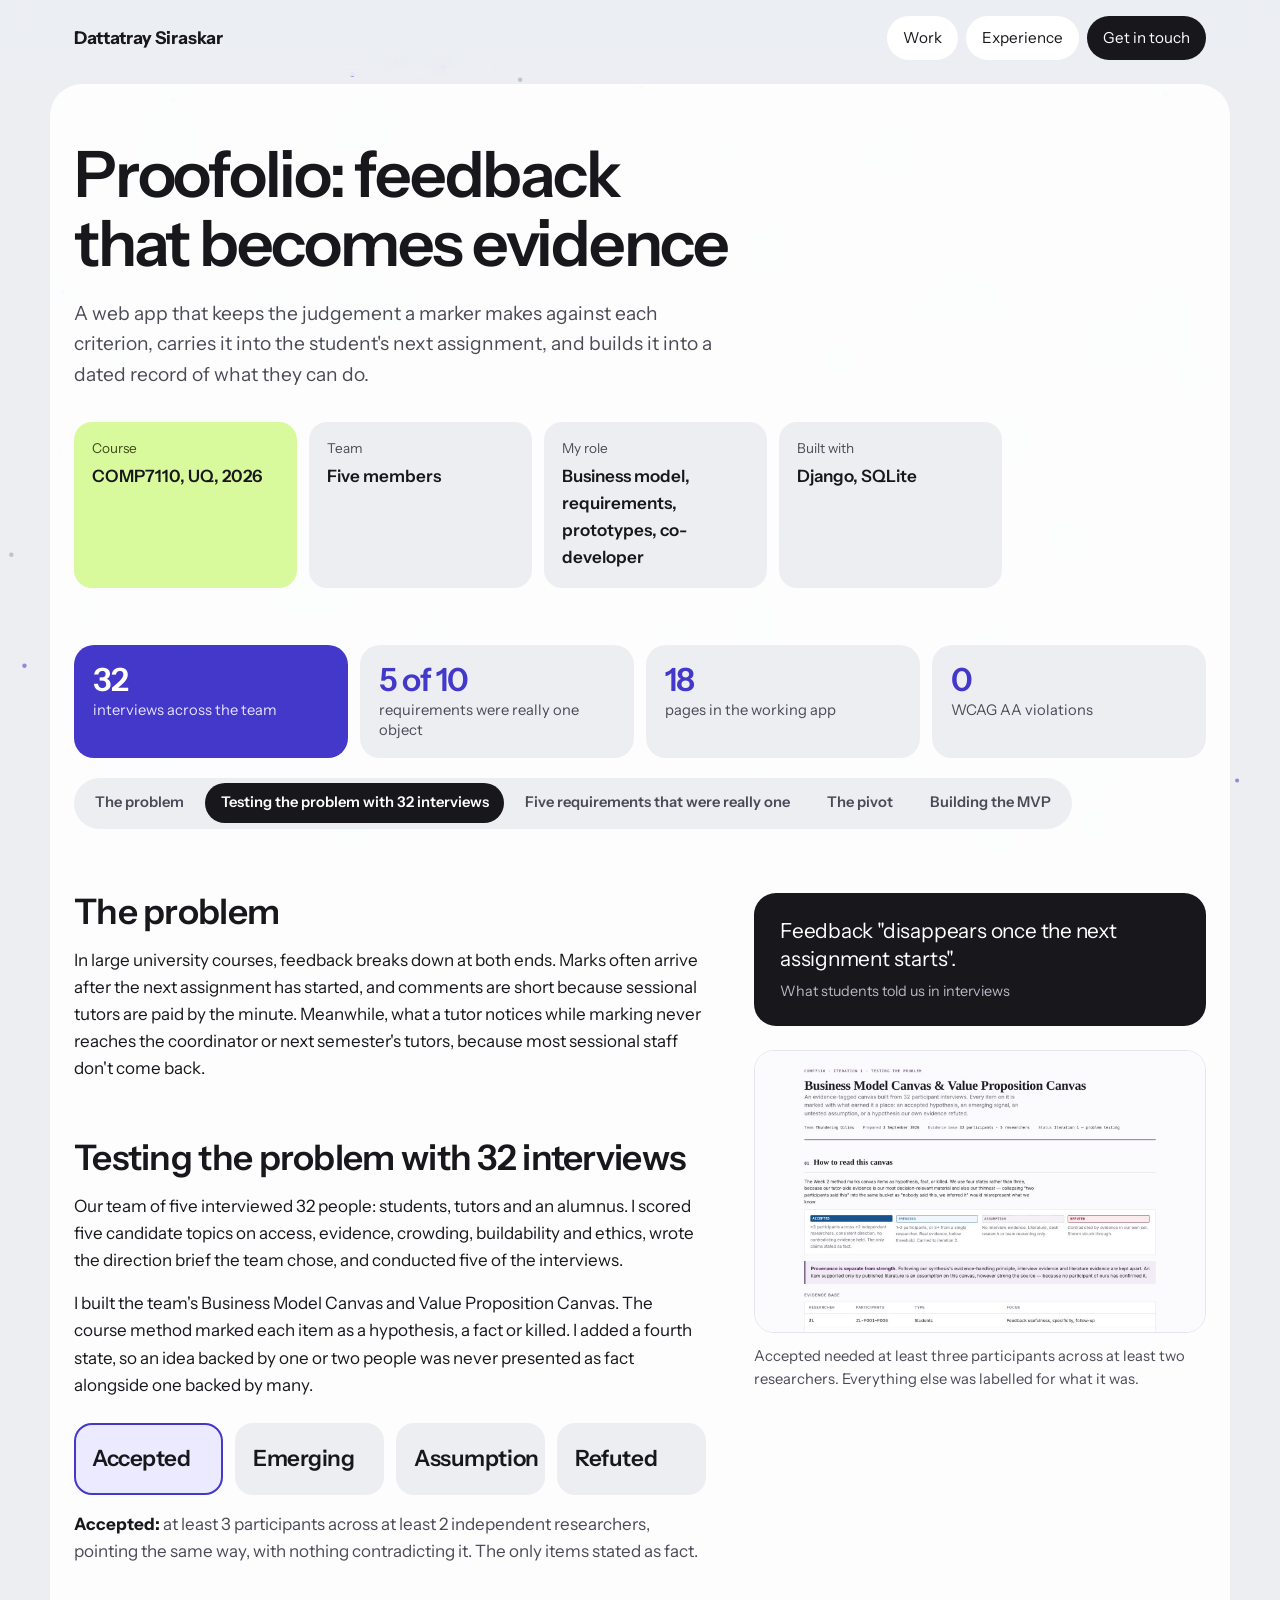
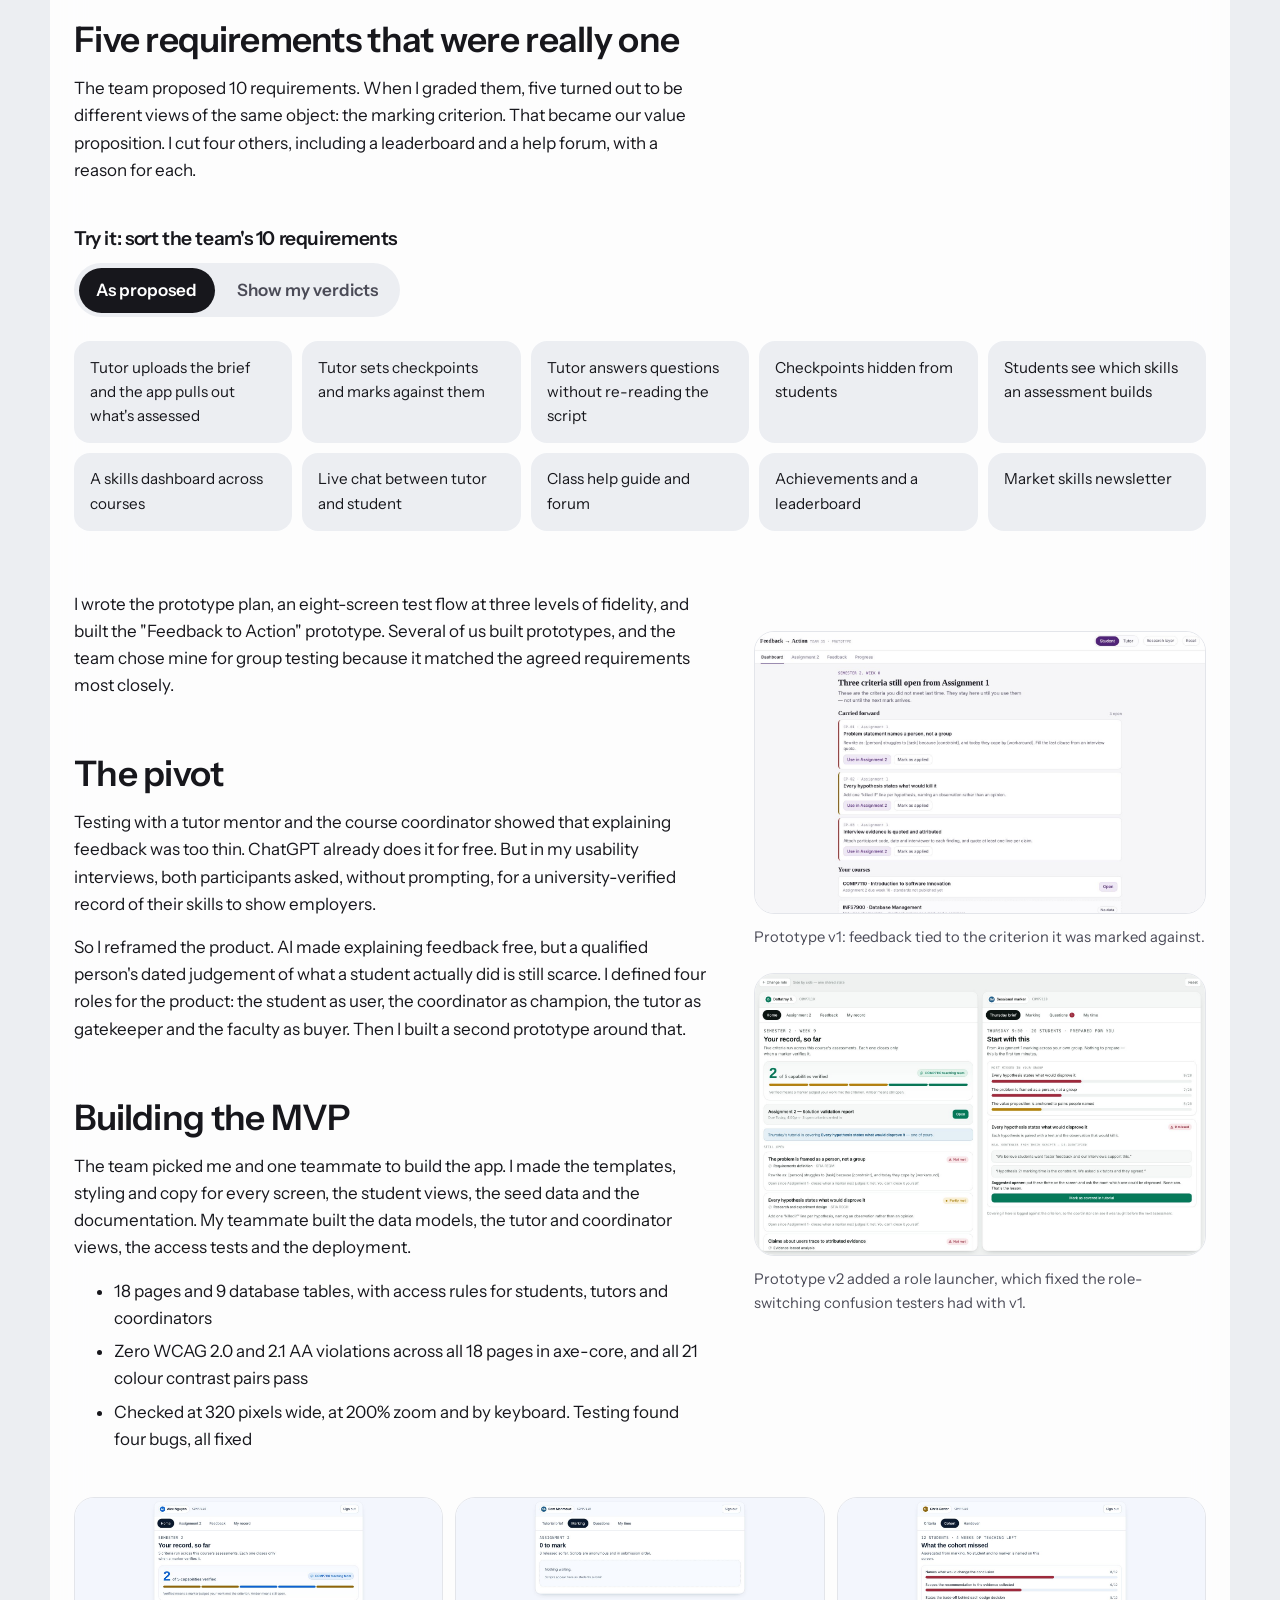
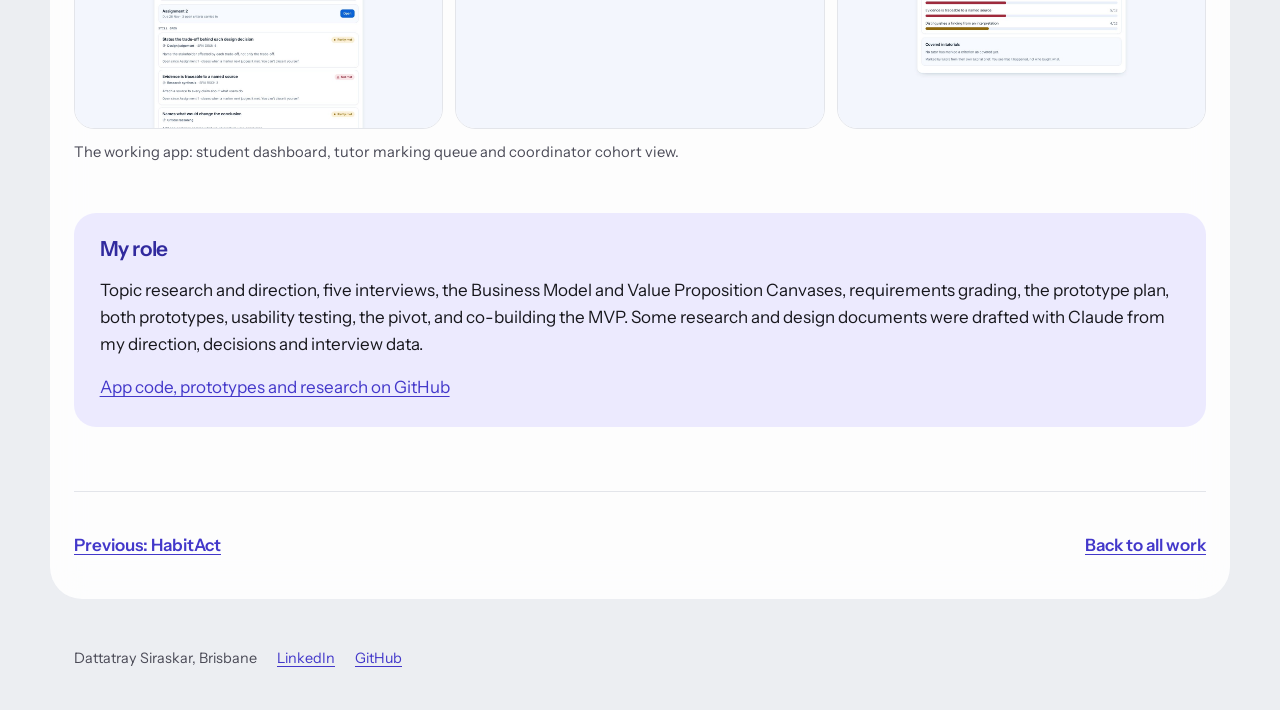
<file: proofolio.html>
<!DOCTYPE html>

<html lang="en">
<head>
<meta charset="utf-8"/>
<meta content="width=device-width, initial-scale=1" name="viewport"/>
<title>Proofolio case study, Dattatray Siraskar</title>
<meta content="Proofolio: turning university marker feedback into a verified record of what a student can do." name="description"/>
<meta property="og:type" content="website">
<meta property="og:title" content="Proofolio: feedback that becomes evidence">
<meta property="og:description" content="How 32 interviews and a requirements rethink turned marker feedback into a verified record of student skills.">
<meta property="og:url" content="https://ds-021998.github.io/proofolio.html">
<meta property="og:image" content="https://ds-021998.github.io/img/12-mvp-capability-record.jpg">
<meta name="twitter:card" content="summary_large_image">
<link href="style.css?v=18" rel="stylesheet"/>
</head>
<body>
<header class="site-head">
<div class="wrap">
<a class="name" href="index.html">Dattatray Siraskar</a>
<nav aria-label="Main">
<a href="index.html#work">Work</a>
<a href="experience.html">Experience</a>
<a class="cta" href="index.html#contact">Get in touch</a>
</nav>
</div>
</header>
<main class="wrap sheet">
<section class="case-head">
<h1>Proofolio: feedback that becomes evidence</h1>
<p class="summary">A web app that keeps the judgement a marker makes against each criterion, carries it into the student's next assignment, and builds it into a dated record of what they can do.</p>
<dl class="meta">
<div><dt>Course</dt><dd>COMP7110, UQ, 2026</dd></div>
<div><dt>Team</dt><dd>Five members</dd></div>
<div><dt>My role</dt><dd>Business model, requirements, prototypes, co-developer</dd></div>
<div><dt>Built with</dt><dd>Django, SQLite</dd></div>
</dl>
</section>
<div class="case-flow"><div class="glance-strip"><div class="glance-tile"><b>32</b><span>interviews across the team</span></div><div class="glance-tile"><b>5 of 10</b><span>requirements were really one object</span></div><div class="glance-tile"><b>18</b><span>pages in the working app</span></div><div class="glance-tile"><b>0</b><span>WCAG AA violations</span></div></div><nav aria-label="On this page" class="toc-row"><a href="#the-problem">The problem</a><a href="#testing-the-problem-with-32-interviews">Testing the problem with 32 interviews</a><a href="#five-requirements-that-were-really-one">Five requirements that were really one</a><a href="#the-pivot">The pivot</a><a href="#building-the-mvp">Building the MVP</a></nav><div class="split"><div class="split-text"><div class="prose">
<h2 id="the-problem">The problem</h2>
<p>In large university courses, feedback breaks down at both ends. Marks often arrive after the next assignment has started, and comments are short because sessional tutors are paid by the minute. Meanwhile, what a tutor notices while marking never reaches the coordinator or next semester's tutors, because most sessional staff don't come back.</p>
</div><div class="prose">
<h2 id="testing-the-problem-with-32-interviews">Testing the problem with 32 interviews</h2>
<p>Our team of five interviewed 32 people: students, tutors and an alumnus. I scored five candidate topics on access, evidence, crowding, buildability and ethics, wrote the direction brief the team chose, and conducted five of the interviews.</p>
<p>I built the team's Business Model Canvas and Value Proposition Canvas. The course method marked each item as a hypothesis, a fact or killed. I added a fourth state, so an idea backed by one or two people was never presented as fact alongside one backed by many.</p>
</div><div aria-label="Evidence states" class="states" data-explain="state-out" role="group">
<button aria-pressed="false" type="button"><b>Accepted</b><template><p><b>Accepted:</b> at least 3 participants across at least 2 independent researchers, pointing the same way, with nothing contradicting it. The only items stated as fact.</p></template></button>
<button aria-pressed="false" type="button"><b>Emerging</b><template><p><b>Emerging:</b> 1 or 2 participants, or 3 or more from a single researcher. Real evidence, but below the bar, so it was carried into the next round to test. This is the state I added.</p></template></button>
<button aria-pressed="false" type="button"><b>Assumption</b><template><p><b>Assumption:</b> no interview evidence yet, only literature, desk research or team reasoning. However strong the source, it stays an assumption until a participant confirms it.</p></template></button>
<button aria-pressed="false" type="button"><b>Refuted</b><template><p><b>Refuted:</b> contradicted by our own interviews. Kept on the canvas, struck through, so the team could see what we had ruled out.</p></template></button>
</div><div aria-live="polite" class="state-out prose" id="state-out"></div><div class="prose">
<h2 id="five-requirements-that-were-really-one">Five requirements that were really one</h2>
<p>The team proposed 10 requirements. When I graded them, five turned out to be different views of the same object: the marking criterion. That became our value proposition. I cut four others, including a leaderboard and a help forum, with a reason for each.</p>
</div></div><div class="split-visual"><div class="note">
<p>Feedback "disappears once the next assignment starts".</p>
<p class="who">What students told us in interviews</p>
</div><figure>
<img alt="Business Model Canvas key showing four evidence states: Accepted, Emerging, Assumption and Refuted." height="900" src="img/05-iteration1-business-model-canvas.jpg" width="1440"/>
<figcaption>Accepted needed at least three participants across at least two researchers. Everything else was labelled for what it was.</figcaption>
</figure></div></div><div class="full"><section aria-labelledby="sort-h" class="sorter">
<h3 id="sort-h">Try it: sort the team's 10 requirements</h3>
<div class="controls">
<button aria-pressed="true" data-mode="raw" type="button">As proposed</button>
<button aria-pressed="false" data-mode="sorted" type="button">Show my verdicts</button>
</div>
<div class="groups">
<div class="group g-all"><ul class="reqs">
<li class="req" data-v="core"><span class="t">Tutor uploads the brief and the app pulls out what's assessed</span><span class="why">Written once, reused across every script</span></li>
<li class="req" data-v="core"><span class="t">Tutor sets checkpoints and marks against them</span><span class="why">Turns a blank comment box into a few clicks</span></li>
<li class="req" data-v="core"><span class="t">Tutor answers questions without re-reading the script</span><span class="why">The checkpoint is the shared context</span></li>
<li class="req" data-v="cut"><span class="t">Checkpoints hidden from students</span><span class="why">Hides the standard students are marked on, which is the problem itself</span></li>
<li class="req" data-v="core"><span class="t">Students see which skills an assessment builds</span><span class="why">Real only if the skills are the actual marking criteria</span></li>
<li class="req" data-v="core"><span class="t">A skills dashboard across courses</span><span class="why">Kept private, with no ranking</span></li>
<li class="req" data-v="fix"><span class="t">Live chat between tutor and student</span><span class="why">Right goal, but a tutor paid per script can't be on call. Made it asynchronous and tied to a checkpoint</span></li>
<li class="req" data-v="cut"><span class="t">Class help guide and forum</span><span class="why">UQ already has Ed Discussion for this</span></li>
<li class="req" data-v="cut"><span class="t">Achievements and a leaderboard</span><span class="why">Public ranking discourages the students we were trying to help</span></li>
<li class="req" data-v="cut"><span class="t">Market skills newsletter</span><span class="why">A different product for a different person</span></li>
</ul></div>
<div class="group g-core"><h3>One object: the marking criterion (5)</h3><ul class="reqs"></ul></div>
<div class="group g-fix"><h3>Reshaped (1)</h3><ul class="reqs"></ul></div>
<div class="group g-cut"><h3>Cut (4)</h3><ul class="reqs"></ul></div>
</div>
</section></div><div class="split"><div class="split-text"><div class="prose">
<p>I wrote the prototype plan, an eight-screen test flow at three levels of fidelity, and built the "Feedback to Action" prototype. Several of us built prototypes, and the team chose mine for group testing because it matched the agreed requirements most closely.</p>
</div><div class="prose">
<h2 id="the-pivot">The pivot</h2>
<p>Testing with a tutor mentor and the course coordinator showed that explaining feedback was too thin. ChatGPT already does it for free. But in my usability interviews, both participants asked, without prompting, for a university-verified record of their skills to show employers.</p>
<p>So I reframed the product. AI made explaining feedback free, but a qualified person's dated judgement of what a student actually did is still scarce. I defined four roles for the product: the student as user, the coordinator as champion, the tutor as gatekeeper and the faculty as buyer. Then I built a second prototype around that.</p>
</div><div class="prose">
<h2 id="building-the-mvp">Building the MVP</h2>
<p>The team picked me and one teammate to build the app. I made the templates, styling and copy for every screen, the student views, the seed data and the documentation. My teammate built the data models, the tutor and coordinator views, the access tests and the deployment.</p>
<ul>
<li>18 pages and 9 database tables, with access rules for students, tutors and coordinators</li>
<li>Zero WCAG 2.0 and 2.1 AA violations across all 18 pages in axe-core, and all 21 colour contrast pairs pass</li>
<li>Checked at 320 pixels wide, at 200% zoom and by keyboard. Testing found four bugs, all fixed</li>
</ul>
</div></div><div class="split-visual"><figure>
<img alt="Prototype v1 showing the combined tutor and student view." height="900" src="img/02-prototype-v1-feedback-to-action.jpg" width="1440"/>
<figcaption>Prototype v1: feedback tied to the criterion it was marked against.</figcaption>
</figure><figure>
<img alt="Prototype v2 screens shown side by side for different roles." height="1000" src="img/08-prototype-v2-side-by-side.jpg" width="1600"/>
<figcaption>Prototype v2 added a role launcher, which fixed the role-switching confusion testers had with v1.</figcaption>
</figure></div></div><div class="full"><figure class="wide">
<div class="trio">
<img alt="Student dashboard in the Proofolio app." height="900" src="img/11-mvp-student-dashboard.jpg" width="1440"/>
<img alt="Tutor marking queue in the Proofolio app." height="900" src="img/15-mvp-marking-queue.jpg" width="1440"/>
<img alt="Coordinator cohort view in the Proofolio app." height="900" src="img/17-mvp-coordinator-cohort.jpg" width="1440"/>
</div>
<figcaption>The working app: student dashboard, tutor marking queue and coordinator cohort view.</figcaption>
</figure></div><div class="full"><div class="role">
<h2 id="my-role">My role</h2>
<p>Topic research and direction, five interviews, the Business Model and Value Proposition Canvases, requirements grading, the prototype plan, both prototypes, usability testing, the pivot, and co-building the MVP. Some research and design documents were drafted with Claude from my direction, decisions and interview data.</p>
<p><a href="https://github.com/Ds-021998/proofolio">App code, prototypes and research on GitHub</a></p>
</div></div></div>
<nav aria-label="More work" class="next">
<a href="habitact.html">Previous: HabitAct</a>
<a href="index.html">Back to all work</a>
</nav>
</main>
<footer class="site-foot">
<div class="wrap"><span>Dattatray Siraskar, Brisbane</span><a href="https://www.linkedin.com/in/dattatray-s-410359129">LinkedIn</a><a href="https://github.com/Ds-021998">GitHub</a></div>
</footer>
<script src="script.js?v=18"></script>
<script src="fx.js?v=18"></script>
</body>
</html>
</file>
<file: style.css>
@import url("https://fonts.googleapis.com/css2?family=Instrument+Sans:wght@400;500;600;700&display=swap");

/* Bento: a calm grey ground, white rounded tiles, one indigo accent and a lime highlight. */
:root {
  --ground: #eceef2;
  --tile: #ffffff;
  --ink: #17171c;
  --muted: #4b4b57;
  --line: #e3e5ea;
  --accent: #4338ca;
  --accent-ink: #312a9e;
  --accent-soft: #eceafe;
  --lime: #d9f99d;
  --lime-ink: #1f2a07;
  --radius: 28px;
  --measure: 40rem;
}

* { box-sizing: border-box; }
html { -webkit-text-size-adjust: 100%; scroll-behavior: smooth; overflow-x: clip; }
body { overflow-x: clip; }
body { margin: 0; background: var(--ground); color: var(--ink); font: 400 1.0625rem/1.6 "Instrument Sans", system-ui, sans-serif; }
img { max-width: 100%; height: auto; display: block; }
a { color: var(--accent); text-underline-offset: 0.18em; }
a:hover { color: var(--accent-ink); }
:focus-visible { outline: 3px solid var(--accent); outline-offset: 3px; border-radius: 6px; }
::selection { background: var(--lime); color: var(--lime-ink); }

h1, h2, h3 { font-weight: 600; line-height: 1.08; margin: 0; letter-spacing: -0.02em; text-wrap: balance; }
h1 { font-size: clamp(2.4rem, 5.2vw, 4rem); letter-spacing: -0.035em; }
h2 { font-size: clamp(1.5rem, 3vw, 2.2rem); margin-top: 3.5rem; }
h3 { font-size: 1.2rem; margin-top: 2rem; }
p, ul, ol { margin: 1rem 0 0; }
li + li { margin-top: 0.4rem; }

.wrap { max-width: 1180px; margin: 0 auto; padding-inline: 1.5rem; }
.prose { max-width: var(--measure); }
.muted { color: var(--muted); }

/* Header */
.site-head { position: sticky; top: 0; z-index: 30; background: rgba(236,238,242,.85); backdrop-filter: blur(12px); }
.site-head .wrap { display: flex; justify-content: space-between; align-items: center; gap: 0.75rem 1rem; padding-block: 1rem; flex-wrap: wrap; }
.site-head .name { font-weight: 700; font-size: 1.1rem; color: var(--ink); text-decoration: none; }
.site-head nav { display: flex; gap: 0.5rem; flex-wrap: wrap; }
.site-head nav a { text-decoration: none; color: var(--ink); background: var(--tile); padding: 0.6rem 1rem; border-radius: 999px; font-size: 0.95rem; transition: background .2s, color .2s; }
.site-head nav a:hover { background: var(--accent-soft); color: var(--accent-ink); }
.site-head nav a.cta { background: var(--ink); color: #fff; }
.site-head nav a[aria-current] { background: var(--accent-soft); color: var(--accent-ink); font-weight: 600; }

/* ---------- Home bento ---------- */
.bento { display: grid; grid-template-columns: repeat(4, minmax(0, 1fr)); gap: 16px; padding-block: 0.5rem 1rem; }
.tile { background: var(--tile); border-radius: var(--radius); padding: 28px; position: relative; overflow: hidden; }
.tile.span2 { grid-column: span 2; }
.tile.span3 { grid-column: span 3; }
.tile.span4 { grid-column: 1 / -1; }
.tile.tall { grid-row: span 2; }
.tile.dark { background: var(--ink); color: #fff; }
.tile.dark .label { color: #b8b8c6; }
.tile.lime { background: var(--lime); color: var(--lime-ink); }
.tile.lime .label { color: #3f4a1b; }
.tile.indigo { background: var(--accent); color: #fff; }
.tile.indigo .label { color: #d9d6ff; }
.label { margin: 0; font-size: 0.95rem; color: var(--muted); }
.stat { display: flex; flex-direction: column; justify-content: space-between; min-height: 220px; }
.stat .big { margin: 0; font-size: clamp(3.2rem, 6vw, 4.6rem); font-weight: 600; letter-spacing: -0.045em; line-height: 1; font-variant-numeric: tabular-nums; }
.stat .what { margin: 0.5rem 0 0; font-size: 1rem; line-height: 1.4; }

.hero { display: flex; flex-direction: column; justify-content: space-between; gap: 2rem; min-height: 360px; padding: 44px; }
.hero h1 { max-width: 15ch; }
.hero .lede { margin: 0; font-size: 1.15rem; color: var(--muted); max-width: 40rem; }
.status { display: inline-flex; align-items: center; gap: 0.6rem; margin: 0; color: var(--muted); font-size: 0.95rem; }
.status i { width: 10px; height: 10px; border-radius: 50%; background: #22c55e; box-shadow: 0 0 0 0 rgba(34,197,94,.5); animation: pulse 2.4s infinite; }
@keyframes pulse { 70% { box-shadow: 0 0 0 10px rgba(34,197,94,0); } 100% { box-shadow: 0 0 0 0 rgba(34,197,94,0); } }

.project { display: flex; flex-direction: column; gap: 16px; padding: 16px; text-decoration: none; color: var(--ink); transition: transform .35s cubic-bezier(.2,.8,.2,1), box-shadow .35s; }
.project:hover { color: var(--ink); transform: translateY(-4px); box-shadow: 0 24px 40px -24px rgba(23,23,28,.35); }
.project .shot { border-radius: 18px; overflow: hidden; height: 300px; background: var(--ground); }
.project .shot img { width: 100%; height: 100%; object-fit: cover; object-position: top; transition: transform .6s cubic-bezier(.2,.8,.2,1); }
.project:hover .shot img { transform: scale(1.04); }
.project .text { padding: 4px 12px 12px; }
.project .kind { margin: 0; font-size: 0.9rem; color: var(--muted); }
.project h2 { margin: 0.4rem 0 0; font-size: 2rem; }
.project p.desc { margin: 0.6rem 0 0; color: var(--muted); }
.project .go { display: inline-flex; align-items: center; gap: 0.4rem; margin-top: 1rem; font-weight: 600; }
.project .go::after { content: ""; width: 1.4rem; height: 1.4rem; border-radius: 50%; background: var(--ink) url("data:image/svg+xml,%3Csvg xmlns='http://www.w3.org/2000/svg' viewBox='0 0 24 24' fill='none' stroke='white' stroke-width='2.4' stroke-linecap='round' stroke-linejoin='round'%3E%3Cpath d='M7 17L17 7M9 7h8v8'/%3E%3C/svg%3E") center / 60% no-repeat; transition: transform .3s; }
.project:hover .go::after { transform: rotate(45deg); background-color: var(--accent); }

.rows { display: flex; flex-direction: column; gap: 0; margin-top: 1rem; }
.rows div { display: flex; justify-content: space-between; gap: 1rem; padding: 0.75rem 0; border-top: 1px solid var(--line); flex-wrap: wrap; }
.rows div:first-child { border-top: 0; padding-top: 0; }
.rows span:last-child { color: var(--muted); }
.tile .more { display: inline-block; margin-top: 1rem; font-weight: 600; }

.exploring p.big-text { margin: 0.75rem 0 0; font-size: 1.35rem; line-height: 1.35; letter-spacing: -0.01em; }
.contact h2 { margin: 0; font-size: 1.4rem; color: #fff; line-height: 1.3; }
.pill-row { display: flex; gap: 10px; flex-wrap: wrap; margin-top: 1.25rem; }
.pill { display: inline-block; text-decoration: none; padding: 0.75rem 1.15rem; border-radius: 999px; font-weight: 600; background: #fff; color: var(--ink); transition: transform .15s; }
.pill:hover { transform: translateY(-2px); color: var(--ink); }
.pill.ghost { background: transparent; color: #fff; border: 1px solid rgba(255,255,255,.6); }
.pill.ghost:hover { color: #fff; border-color: #fff; }
.small-print { color: var(--muted); font-size: 0.95rem; padding: 0.5rem 4px 0; }

/* Skills tile with filter pills */
.skills-head { display: flex; justify-content: space-between; align-items: center; gap: 1rem; flex-wrap: wrap; }
.skills h2 { margin: 0; font-size: 1.6rem; }
.filters { display: inline-flex; gap: 0.25rem; padding: 0.3rem; border-radius: 999px; background: var(--ground); flex-wrap: wrap; }
.filters button { font: inherit; font-size: 0.92rem; font-weight: 600; padding: 0.5rem 0.95rem; border-radius: 999px; border: 0; background: none; color: var(--muted); cursor: pointer; }
.filters button[aria-pressed="true"] { background: var(--ink); color: #fff; }
.chips { list-style: none; margin: 1.5rem 0 0; padding: 0; display: flex; flex-wrap: wrap; gap: 0.5rem; }
.chips li { margin: 0; padding: 0.55rem 0.95rem; border-radius: 999px; background: var(--ground); font-size: 0.95rem; transition: background .25s, color .25s, opacity .25s, transform .25s; }
.chips li[data-g="ba"] { background: var(--accent-soft); color: var(--accent-ink); }
.chips li[data-g="ux"] { background: var(--lime); color: var(--lime-ink); }
.chips li.dim { opacity: .25; transform: scale(.96); }
.certs { margin: 1.5rem 0 0; padding-top: 1.25rem; border-top: 1px solid var(--line); color: var(--muted); font-size: 0.95rem; }
.certs b { color: var(--ink); }

/* Stagger the tiles in once on load */
.bento .tile { animation: rise .6s cubic-bezier(.2,.8,.2,1) both; }
.bento .tile:nth-child(2) { animation-delay: .06s; } .bento .tile:nth-child(3) { animation-delay: .12s; }
.bento .tile:nth-child(4) { animation-delay: .18s; } .bento .tile:nth-child(5) { animation-delay: .24s; }
.bento .tile:nth-child(6) { animation-delay: .3s; } .bento .tile:nth-child(7) { animation-delay: .36s; }
.bento .tile:nth-child(n+8) { animation-delay: .42s; }
@keyframes rise { from { opacity: 0; transform: translateY(16px) scale(.98); } to { opacity: 1; transform: none; } }

.btn { display: inline-flex; align-items: center; gap: 0.5rem; margin-top: 1.25rem; padding: 0.75rem 1.2rem; border-radius: 999px; font-weight: 600; text-decoration: none; color: #fff; background: var(--ink); transition: transform .15s, background .2s; }
.btn:hover { transform: translateY(-2px); background: var(--accent); color: #fff; }

/* ---------- Inner pages: content on large white tiles ---------- */
main.sheet { background: var(--tile); border-radius: 32px; margin-block: 0.5rem 2rem; padding-bottom: 1.5rem; }
.case-head { padding-block: 3.5rem 2rem; }
.case-head .summary { font-size: 1.2rem; color: var(--muted); max-width: 40rem; margin-top: 1.25rem; }
.meta { margin-top: 2rem; display: grid; grid-template-columns: repeat(auto-fit, minmax(10rem, 1fr)); gap: 12px; max-width: 58rem; padding: 0; }
.meta div { background: var(--ground); border-radius: 18px; padding: 1rem 1.1rem; }
.meta div:first-child { background: var(--lime); }
.meta dt { color: var(--muted); font-size: 0.85rem; }
.meta div:first-child dt { color: #3f4a1b; }
.meta dd { margin: 0.2rem 0 0; font-weight: 600; }

figure { margin: 2.75rem 0; }
figure img { border-radius: 20px; border: 1px solid var(--line); }
figcaption { color: var(--muted); font-size: 0.92rem; margin-top: 0.75rem; max-width: var(--measure); }
.trio { display: grid; grid-template-columns: repeat(3, 1fr); gap: 12px; }

.note { max-width: 34rem; margin: 2.5rem 0; padding: 1.5rem 1.6rem; border-radius: 22px; background: var(--ink); color: #fff; }
.note p { margin: 0; font-size: 1.3rem; line-height: 1.35; letter-spacing: -0.01em; }
.note .who { margin-top: 0.6rem; font-size: 0.9rem; color: #b8b8c6; letter-spacing: 0; }

.role { margin-top: 3rem; max-width: 46rem; padding: 1.6rem; border-radius: 22px; background: var(--accent-soft); }
.role h2 { margin-top: 0; font-size: 1.3rem; color: var(--accent-ink); }
.next { display: flex; justify-content: space-between; gap: 1rem; flex-wrap: wrap; padding-block: 2.5rem 1rem; margin-top: 3rem; border-top: 1px solid var(--line); font-weight: 600; }

.reveal { opacity: 0; transform: translateY(14px); transition: opacity .6s ease, transform .6s ease; }
.reveal.in { opacity: 1; transform: none; }

/* Case study two-column layout: story on the left, a sticky summary on the right */
.case-body { display: grid; grid-template-columns: minmax(0, 1fr) 300px; gap: 3rem; align-items: start; }
.case-main { min-width: 0; }
.case-main .prose { max-width: 46rem; }
.case-main > :first-child h2, .case-main > div:first-child > h2:first-child { margin-top: 1rem; }
.case-aside { align-self: stretch; display: flex; flex-direction: column; gap: 12px; padding-top: 1.5rem; }
.aside-sticky { display: flex; flex-direction: column; gap: 12px; }
.aside-card { display: block; background: var(--ground); border-radius: 22px; padding: 1.25rem 1.3rem; }
.aside-label { margin: 0 0 0.75rem; font-size: 0.85rem; color: var(--muted); font-weight: 600; }
.glance { display: flex; align-items: baseline; gap: 0.75rem; padding: 0.55rem 0; border-top: 1px solid #dcdfe6; }
.glance:first-of-type { border-top: 0; padding-top: 0; }
.glance b { min-width: 4.2rem; font-size: 1.35rem; font-weight: 600; letter-spacing: -0.02em; color: var(--accent); }
.glance span { font-size: 0.9rem; color: var(--muted); line-height: 1.35; }
.toc { display: flex; flex-direction: column; gap: 0.15rem; }
.toc a { text-decoration: none; color: var(--muted); font-size: 0.93rem; padding: 0.4rem 0.65rem; border-radius: 10px; line-height: 1.35; transition: background .2s, color .2s; }
.toc a:hover { background: var(--tile); color: var(--ink); }
.toc a.active { background: var(--tile); color: var(--accent-ink); font-weight: 600; }
.aside-link { font-weight: 600; text-decoration: none; background: var(--ink); color: #fff; }
.aside-link:hover { background: var(--accent); color: #fff; }
.case-main h2 { scroll-margin-top: 90px; }
.case-main .rounds-ui, .case-main .codes, .case-main .states { max-width: none; }

/* Experience: same layout, bento styling */
.story-intro { padding-block: 3.5rem 1rem; }
.story-intro .lede { font-size: 1.15rem; color: var(--muted); margin-top: 1.25rem; }
.through { display: flex; align-items: center; gap: 0.45rem; flex-wrap: wrap; margin-top: 1.75rem; }
.through span { padding: 0.5rem 0.9rem; border-radius: 999px; background: var(--ground); font-size: 0.95rem; }
.through span.now { background: var(--accent); color: #fff; font-weight: 600; }
.through i { color: var(--muted); font-style: normal; }
.timeline { position: relative; list-style: none; padding: 0 0 0 2.25rem; margin: 2.5rem 0 1rem; max-width: 50rem; }
.timeline::before { content: ""; position: absolute; left: 0.5rem; top: 0.4rem; bottom: 0.4rem; width: 2px; background: var(--line); }
.timeline .fill { position: absolute; left: 0.5rem; top: 0.4rem; width: 2px; height: 0; background: var(--accent); }
.chapter { position: relative; margin: 0 0 1rem; padding: 1.5rem 1.6rem; border-radius: 22px; background: var(--ground); }
.chapter::before { content: ""; position: absolute; left: -2.1rem; top: 1.75rem; width: 0.9rem; height: 0.9rem; border-radius: 50%; background: var(--tile); border: 2px solid #9a9aa8; transition: all .3s; }
.chapter.seen::before { background: var(--accent); border-color: var(--accent); box-shadow: 0 0 0 4px var(--accent-soft); }
.chapter .when { color: var(--accent); font-size: 0.9rem; margin: 0; font-weight: 600; }
.chapter h3 { margin-top: 0.3rem; font-size: 1.5rem; }
.chapter .where { margin-top: 0.3rem; font-weight: 600; color: var(--muted); }
.toggle { margin-top: 0.9rem; font: inherit; font-weight: 600; color: var(--ink); background: var(--tile); border: 0; padding: 0.5rem 0.9rem; border-radius: 999px; cursor: pointer; display: inline-flex; align-items: center; gap: 0.5rem; }
.toggle:hover { background: var(--accent-soft); color: var(--accent-ink); }
.toggle::after { content: "+"; display: inline-grid; place-items: center; width: 1.2rem; height: 1.2rem; border-radius: 50%; background: var(--ink); color: #fff; font-size: 0.85rem; line-height: 1; }
.toggle[aria-expanded="true"]::after { content: "\2212"; }
.detail { display: grid; grid-template-rows: 0fr; transition: grid-template-rows .35s ease; }
.detail > div { min-height: 0; overflow: hidden; }
.detail.open { grid-template-rows: 1fr; }
.star { margin-top: 0.9rem; display: grid; gap: 0.75rem; padding: 1.2rem 1.3rem; border-radius: 18px; background: var(--tile); }
.star p { margin: 0; }
.star b { color: var(--accent-ink); }
.metrics { display: flex; flex-wrap: wrap; gap: 0.5rem; margin-top: 0.9rem; padding: 0; list-style: none; }
.metrics li { margin: 0; padding: 0.35rem 0.8rem; border-radius: 999px; font-size: 0.9rem; font-weight: 600; background: var(--lime); color: var(--lime-ink); }
.tags { color: var(--muted); font-size: 0.9rem; margin-top: 0.6rem; }
.pitch { margin: 2rem 0 2rem; max-width: 50rem; padding: 2rem; border-radius: 26px; background: var(--accent); color: #fff; }
.pitch h2 { margin: 0; color: #fff; }
.pitch p { color: #e4e2ff; }
.pitch a { color: #fff; font-weight: 600; }

/* Round tabs */
.rounds-ui { margin: 2.75rem 0; max-width: 56rem; }
.tablist { display: inline-flex; gap: 0.25rem; padding: 0.3rem; margin-top: 1rem; border-radius: 999px; background: var(--ground); flex-wrap: wrap; }
.tablist button { font: inherit; font-weight: 600; padding: 0.55rem 1.1rem; border-radius: 999px; border: 0; background: none; color: var(--muted); cursor: pointer; }
.tablist button[aria-selected="true"] { background: var(--ink); color: #fff; }
.panel { margin-top: 1.25rem; padding: 1.5rem; border-radius: 24px; background: var(--ground); }
.panel h3 { margin: 0; }
.panel .sub { color: var(--muted); margin-top: 0.3rem; }
.stats { display: grid; grid-template-columns: repeat(auto-fit, minmax(10rem, 1fr)); gap: 12px; margin-top: 1.25rem; }
.stats .stat { min-height: 0; padding: 1rem; border-radius: 18px; background: var(--tile); display: block; }
.stats .stat .num { font-weight: 600; font-size: 2rem; letter-spacing: -0.03em; line-height: 1.1; }
.stats .stat .lbl { color: var(--muted); font-size: 0.9rem; margin-top: 0.2rem; }
.meter { height: 6px; margin-top: 0.7rem; border-radius: 999px; background: var(--ground); overflow: hidden; }
.meter i { display: block; height: 100%; width: 0; border-radius: inherit; background: var(--accent); transition: width .8s cubic-bezier(.2,.8,.2,1); }
.lesson { margin-top: 1.25rem; color: var(--muted); }
.lesson b { color: var(--ink); }
.lesson p { margin: 0; } .lesson p + p { margin-top: 0.5rem; }

/* Error codes and evidence states */
.codes, .states { display: grid; grid-template-columns: repeat(4, 1fr); gap: 12px; margin-top: 1.5rem; max-width: 50rem; }
.codes button, .states button { font: inherit; color: var(--ink); text-align: left; padding: 1rem; border-radius: 18px; cursor: pointer; background: var(--ground); border: 2px solid transparent; transition: transform .2s, background .2s, border-color .2s; }
.codes button:hover, .states button:hover { transform: translateY(-3px); }
.codes button b, .states button b { display: block; font-size: 1.4rem; font-weight: 600; letter-spacing: -0.02em; }
.codes button span { color: var(--muted); font-size: 0.88rem; }
.codes button[aria-pressed="true"], .states button[aria-pressed="true"] { background: var(--accent-soft); border-color: var(--accent); }
.code-out, .state-out { margin-top: 1rem; max-width: 46rem; min-height: 3.4rem; color: var(--muted); }
.code-out b, .state-out b, .code-out strong { color: var(--ink); }

/* Requirements sorter */
.sorter { margin: 2.75rem 0; }
.sorter > h3 { margin-top: 0; }
.sorter .controls { display: inline-flex; gap: 0.25rem; padding: 0.3rem; margin-top: 0.9rem; border-radius: 999px; background: var(--ground); }
.sorter .controls button { font: inherit; font-weight: 600; padding: 0.55rem 1.1rem; border-radius: 999px; border: 0; background: none; color: var(--muted); cursor: pointer; }
.sorter .controls button[aria-pressed="true"] { background: var(--ink); color: #fff; }
.groups { display: grid; gap: 1.25rem; margin-top: 1.5rem; }
.group h3 { margin: 0 0 0.75rem; font-size: 0.95rem; color: var(--muted); }
.reqs { list-style: none; margin: 0; padding: 0; display: grid; gap: 10px; grid-template-columns: repeat(auto-fill, minmax(13rem, 1fr)); }
.req { margin: 0; padding: 0.9rem 1rem; border-radius: 16px; background: var(--ground); font-size: 0.95rem; }
.req .why { display: none; color: var(--muted); font-size: 0.86rem; margin-top: 0.35rem; }
.sorter .g-core, .sorter .g-fix, .sorter .g-cut { display: none; }
.sorter.sorted .g-core, .sorter.sorted .g-fix, .sorter.sorted .g-cut { display: block; }
.sorter.sorted .g-all { display: none; }
.sorted .groups { grid-template-columns: 1.4fr 1fr 1fr; }
.sorted .reqs { grid-template-columns: 1fr; }
.sorted .req .why { display: block; }
.sorted .g-core h3 { color: var(--accent); }
.sorted .g-core .req { background: var(--accent-soft); }
.sorted .g-fix .req { background: var(--lime); color: var(--lime-ink); }
.sorted .g-fix .req .why { color: #3f4a1b; }
.sorted .g-cut .req { color: var(--muted); background: var(--tile); border: 1px dashed #c4c6cf; }
.sorted .g-cut .req .t { text-decoration: line-through; text-decoration-color: #c2410c; text-decoration-thickness: 2px; }

.site-foot { color: var(--muted); font-size: 0.9rem; }
.site-foot .wrap { padding-block: 1rem 2.5rem; display: flex; gap: 1.25rem; flex-wrap: wrap; }

@media (max-width: 1000px) {
  .case-body { grid-template-columns: 1fr; gap: 0; }
  .case-aside { order: -1; padding-top: 0; }
  .aside-sticky { display: none; }
}
@media (max-width: 900px) {
  .bento { grid-template-columns: repeat(2, minmax(0, 1fr)); }
  .tile.span3 { grid-column: span 2; }
  .tile.tall { grid-row: auto; }
  .hero { padding: 32px 28px; min-height: 0; }
  .trio { grid-template-columns: 1fr; }
  .sorted .groups, .reqs { grid-template-columns: 1fr; }
  .codes, .states { grid-template-columns: 1fr 1fr; }
  main.sheet { border-radius: 24px; }
}
@media (max-width: 560px) {
  .bento { grid-template-columns: 1fr; }
  .tile.span2, .tile.span3, .tile.span4 { grid-column: auto; }
  .stat { min-height: 160px; }
  .project .shot { height: 220px; }
}
@media (prefers-reduced-motion: reduce) {
  html { scroll-behavior: auto; }
  .bento .tile, .status i { animation: none; }
  .reveal { opacity: 1; transform: none; transition: none; }
  .project, .project .shot img, .detail, .meter i, .btn, .pill { transition: none; }
}

/* Case studies: full-width flow. Text on the left, visuals and quotes on the right. */
.case-flow { padding-bottom: 1rem; }
.glance-strip { display: grid; grid-template-columns: repeat(4, minmax(0, 1fr)); gap: 12px; margin-top: 0.5rem; }
.glance-tile { background: var(--ground); border-radius: 20px; padding: 1.1rem 1.2rem; display: flex; flex-direction: column; gap: 0.3rem; }
.glance-tile:first-child { background: var(--accent); color: #fff; }
.glance-tile:first-child span { color: #e4e2ff; }
.glance-tile b { font-size: 2rem; font-weight: 600; letter-spacing: -0.03em; line-height: 1.05; }
.glance-tile:not(:first-child) b { color: var(--accent); }
.glance-tile span { font-size: 0.92rem; color: var(--muted); line-height: 1.35; }
.toc-row { display: flex; flex-wrap: wrap; gap: 0.4rem; margin: 1.25rem 0 0.5rem; padding: 0.35rem; border-radius: 999px; background: var(--ground); width: fit-content; max-width: 100%; }
.toc-row a { text-decoration: none; color: var(--muted); font-size: 0.92rem; font-weight: 600; padding: 0.5rem 0.95rem; border-radius: 999px; transition: background .2s, color .2s; }
.toc-row a:hover { background: var(--tile); color: var(--ink); }
.toc-row a.active { background: var(--ink); color: #fff; }
.split { display: grid; grid-template-columns: minmax(0, 7fr) minmax(0, 5fr); gap: 3rem; align-items: start; }
.split-text .prose { max-width: none; }
.split-visual { padding-top: 3.5rem; display: flex; flex-direction: column; gap: 1.5rem; }
.split-visual figure { margin: 0; }
.split-visual .note { margin: 0; max-width: none; }
.full .prose { max-width: 48rem; }
.case-flow h2 { scroll-margin-top: 90px; }
.case-flow .rounds-ui, .case-flow .codes, .case-flow .states { max-width: none; }
.case-flow .codes, .case-flow .states { grid-template-columns: repeat(4, minmax(0, 1fr)); }
.case-flow .role { max-width: none; }
@media (max-width: 1000px) {
  .split { grid-template-columns: 1fr; gap: 0; }
  .split-visual { padding-top: 1.5rem; }
  .glance-strip { grid-template-columns: repeat(2, minmax(0, 1fr)); }
  .toc-row { border-radius: 20px; }
}
@media (max-width: 600px) {
  .case-flow .codes, .case-flow .states { grid-template-columns: 1fr 1fr; }
}

/* ===== Motion layer ===== */
canvas.field { position: fixed; inset: 0; z-index: 0; pointer-events: none; }
.site-head { z-index: 30; }
main, .site-foot { position: relative; z-index: 1; }
.bento { grid-auto-flow: dense; }

/* Glass tiles so the moving field shows through */
.fx .tile:not(.indigo):not(.dark):not(.lime) { background: rgba(255,255,255,.74); backdrop-filter: blur(14px) saturate(140%); -webkit-backdrop-filter: blur(14px) saturate(140%); }
.fx main.sheet { background: rgba(255,255,255,.86); backdrop-filter: blur(16px); -webkit-backdrop-filter: blur(16px); }
.tile, .glance-tile, .chapter { position: relative; isolation: isolate; transition: transform .45s cubic-bezier(.2,.8,.2,1), box-shadow .45s; will-change: transform; }
.tile::after, .chapter::after { content: ""; position: absolute; inset: 0; border-radius: inherit; pointer-events: none; opacity: 0; transition: opacity .3s; background: radial-gradient(420px circle at var(--lx, 50%) var(--ly, 50%), rgba(255,255,255,.55), transparent 45%); z-index: 2; }
.tile:hover::after, .chapter:hover::after { opacity: 1; }
.tile.dark::after, .tile.indigo::after { background: radial-gradient(420px circle at var(--lx, 50%) var(--ly, 50%), rgba(255,255,255,.14), transparent 45%); }
.bento .tile:hover { box-shadow: 0 30px 50px -30px rgba(23,23,28,.45); }

/* Hero zone */
.hero-zone { min-height: calc(100vh - 80px); display: flex; flex-direction: column; justify-content: center; padding-block: 3rem 5rem; position: relative; }
.hero-zone .status { margin: 0; display: inline-flex; width: fit-content; align-items: center; gap: .6rem; background: rgba(255,255,255,.8); backdrop-filter: blur(10px); padding: .55rem 1rem; border-radius: 999px; font-size: .95rem; color: var(--muted); }
.hero-zone .status i { width: 10px; height: 10px; border-radius: 50%; background: #22c55e; animation: pulse 2.4s infinite; }
.mega { margin-top: 1.5rem; font-size: clamp(2.8rem, 8.4vw, 7.2rem); line-height: .96; letter-spacing: -0.055em; font-weight: 600; max-width: 13ch; font-variant-numeric: tabular-nums; }
.mega .fuzzy { color: #9aa0b4; filter: blur(.6px); display: inline-block; animation: jitter 3.2s ease-in-out infinite; }
.mega .ink { color: var(--accent); position: relative; }
@keyframes jitter { 0%,100% { transform: translate(0,0) rotate(0); filter: blur(.6px); } 25% { transform: translate(1px,-1px) rotate(-.4deg); filter: blur(1.4px); } 50% { transform: translate(-1px,1px) rotate(.3deg); filter: blur(.4px); } 75% { transform: translate(1px,1px) rotate(-.2deg); filter: blur(1px); } }
.hero-zone .lede { margin: 1.75rem 0 0; font-size: 1.2rem; color: var(--muted); max-width: 38rem; }
.cta-row { display: flex; gap: .75rem; flex-wrap: wrap; margin-top: 2rem; }
.cta-row .btn { margin-top: 0; padding: .95rem 1.4rem; font-size: 1.02rem; }
.ghost-btn { background: rgba(255,255,255,.8) !important; color: var(--ink) !important; }
.ghost-btn:hover { background: #fff !important; }
.scroll-hint { position: absolute; bottom: 1.5rem; left: 0; margin: 0; display: flex; align-items: center; gap: .75rem; color: var(--muted); font-size: .92rem; }
.scroll-hint span { width: 22px; height: 34px; border: 2px solid #9aa0b4; border-radius: 12px; position: relative; }
.scroll-hint span::after { content: ""; position: absolute; left: 50%; top: 6px; width: 4px; height: 7px; margin-left: -2px; border-radius: 2px; background: var(--accent); animation: wheel 1.6s ease-in-out infinite; }
@keyframes wheel { 0% { opacity: 0; transform: translateY(0); } 30% { opacity: 1; } 100% { opacity: 0; transform: translateY(10px); } }

/* Skills marquee */
.marquee { overflow: hidden; margin: 0 calc(50% - 50vw) 1.5rem; padding-block: 1.1rem; background: var(--ink); transform: rotate(-1.2deg); }
.marquee .track { display: flex; gap: 2.5rem; width: max-content; animation: slide 38s linear infinite; }
.marquee span { color: #fff; font-size: 1.35rem; font-weight: 600; letter-spacing: -0.01em; white-space: nowrap; display: inline-flex; align-items: center; gap: 2.5rem; }
.marquee span::after { content: ""; width: 10px; height: 10px; border-radius: 50%; background: var(--lime); }
.marquee:hover .track { animation-play-state: paused; }
@keyframes slide { to { transform: translateX(-50%); } }

/* Custom cursor (desktop pointers only) */
.cur-dot, .cur-ring { position: fixed; left: 0; top: 0; pointer-events: none; z-index: 100; border-radius: 50%; }
.cur-dot { width: 8px; height: 8px; margin: -4px 0 0 -4px; background: var(--accent); }
.cur-ring { width: 38px; height: 38px; margin: -19px 0 0 -19px; border: 1.5px solid rgba(67,56,202,.5); transition: width .25s, height .25s, margin .25s, background .25s, border-color .25s; }
.cur-hover .cur-ring { width: 64px; height: 64px; margin: -32px 0 0 -32px; background: rgba(67,56,202,.12); border-color: transparent; }
.cur-tile .cur-ring { width: 52px; height: 52px; margin: -26px 0 0 -26px; border-color: rgba(132,204,22,.8); }
.cur-down .cur-ring { width: 28px; height: 28px; margin: -14px 0 0 -14px; }
@media (hover: hover) and (pointer: fine) { .fx body, .fx a, .fx button { cursor: none; } }
.magnetic { transition: transform .25s cubic-bezier(.2,.8,.2,1); }

@media (max-width: 900px) {
  .hero-zone { min-height: 0; padding-block: 2.5rem 4rem; }
  .marquee span { font-size: 1.1rem; }
}
@media (prefers-reduced-motion: reduce) {
  .marquee .track, .mega .fuzzy, .scroll-hint span::after { animation: none; }
  .cur-dot, .cur-ring { display: none; }
}

/* Pinned roadmap stage: the field lines up while this section is on screen */
.road-stage { height: 230vh; position: relative; }
.road-pin { position: sticky; top: 0; height: 100vh; overflow: hidden; }
.road-title { margin: 0; padding-top: 14vh; font-size: clamp(2.2rem, 5vw, 4rem); letter-spacing: -0.045em; }
.road-sub { margin: .75rem 0 0; color: var(--muted); font-size: 1.15rem; max-width: 34rem; }
.milestones { list-style: none; margin: 0; padding: 0; }
.milestones li { position: absolute; margin: 0; width: 11.5rem; text-align: center; font-weight: 600; font-size: 1rem; line-height: 1.3; background: rgba(255,255,255,.88); backdrop-filter: blur(8px); padding: .7rem .8rem; border-radius: 16px; box-shadow: 0 14px 30px -18px rgba(23,23,28,.35); opacity: 0; transition: opacity .2s; }
.milestones li b { display: block; color: var(--accent); font-size: .85rem; margin-bottom: .2rem; }
.milestones li:last-child { background: var(--lime); color: var(--lime-ink); }
.milestones li:last-child b { color: #3f4a1b; }
@media (max-width: 900px) {
  .road-stage { height: 260vh; }
  .road-pin { height: 100vh; height: 100svh; }
  .road-title { padding-top: calc(var(--hdr, 120px) + 3vh); font-size: 2.2rem; }
  .road-sub { font-size: 1rem; }
  .milestones li { text-align: left; font-size: .88rem; padding: .55rem .7rem; border-radius: 14px; }
  .milestones li b { font-size: .75rem; margin-bottom: .1rem; }
}
@media (prefers-reduced-motion: reduce) {
  .road-stage { height: auto; }
  .road-pin { position: static; height: auto; }
  .milestones { display: grid; gap: .6rem; margin-top: 1.25rem; }
  .milestones li { position: static; width: auto; text-align: left; opacity: 1 !important; transform: none !important; }
}
@media (max-width: 1200px) and (min-width: 901px) { .milestones li { width: 9.25rem; font-size: .9rem; padding: .6rem .7rem; } }

/* Home grid bands: projects, experience, now */
.bento > .band { grid-column: 1 / -1; margin: 1.75rem 0 -0.25rem; font-size: 1.5rem; letter-spacing: -0.03em; }
.bento > .band:first-child { margin-top: 0; }
.bento .tile.exploring.span2 p { max-width: 30rem; }
</file>
